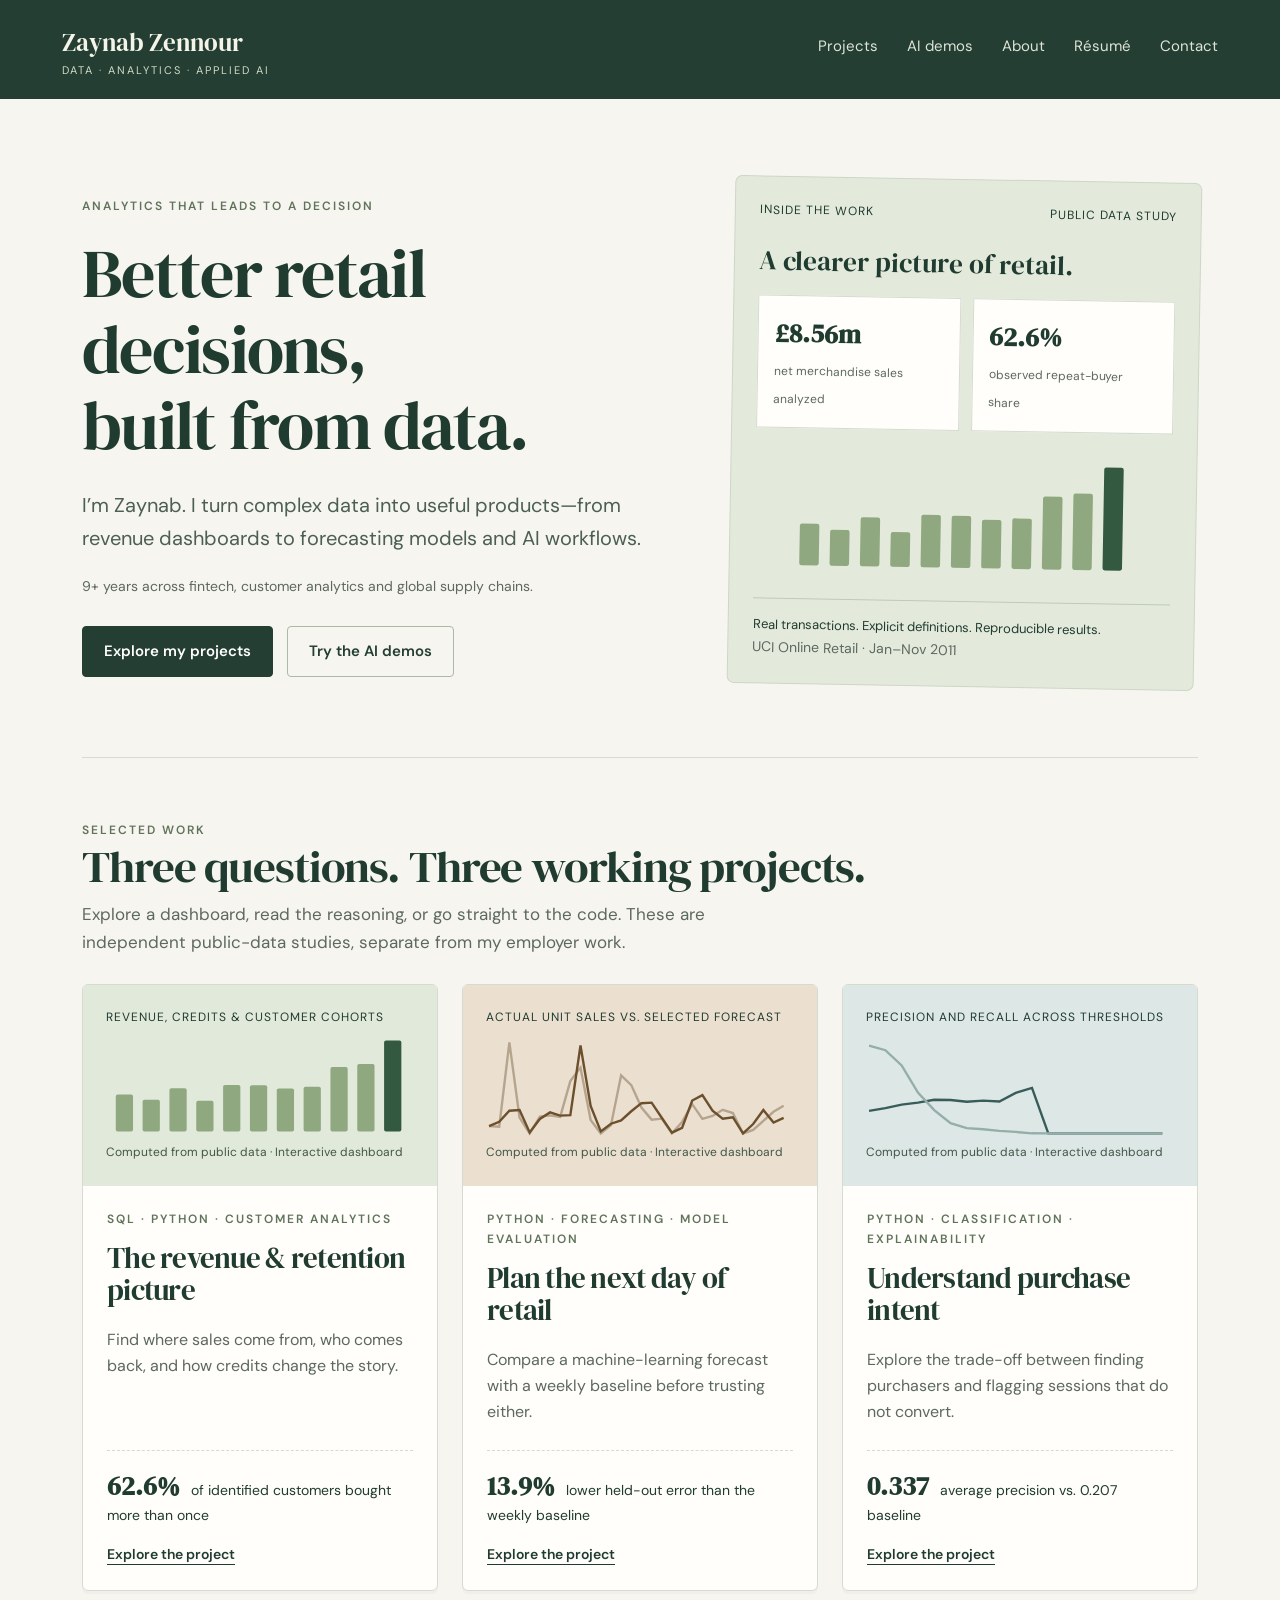
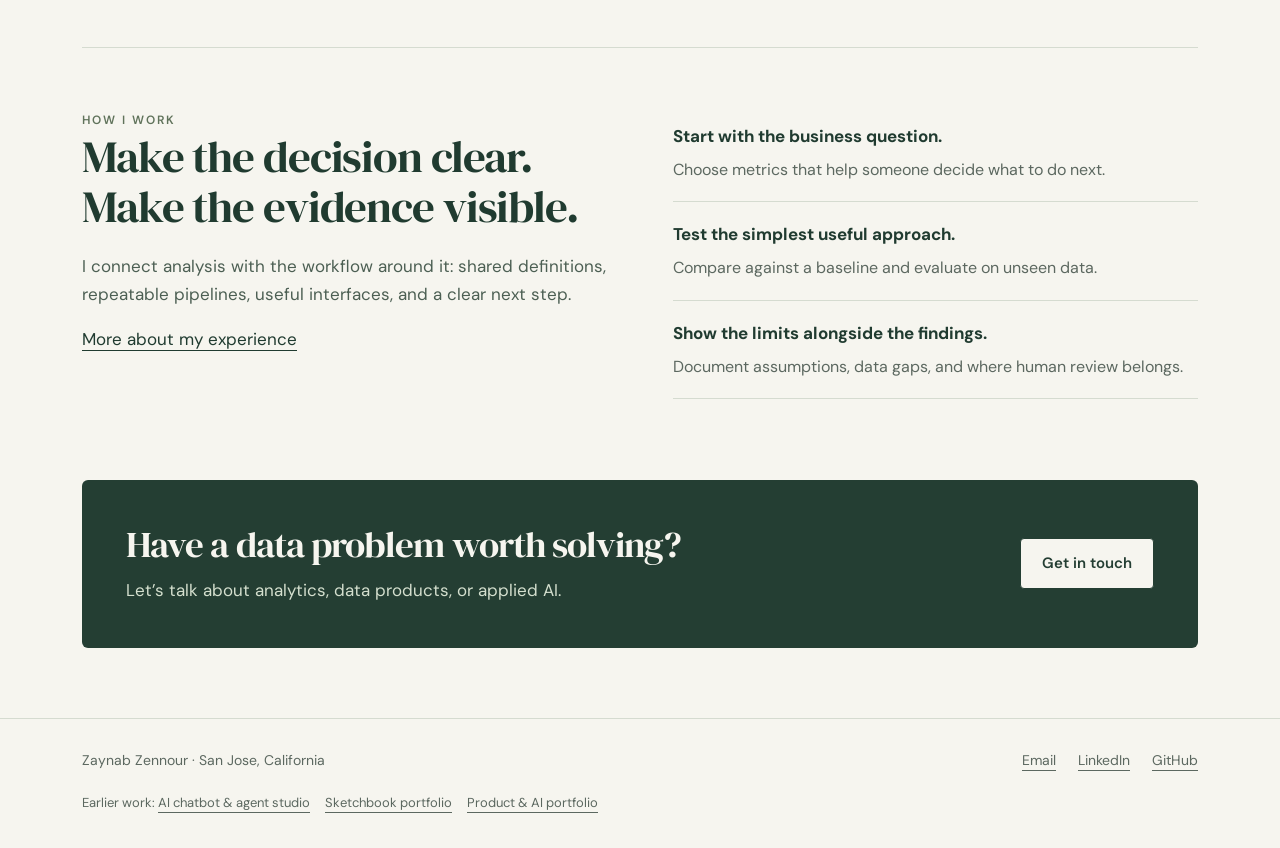
<file: index.html>
<!doctype html><html lang="en"><head><meta charset="utf-8"><meta name="viewport" content="width=device-width, initial-scale=1"><meta name="theme-color" content="#243e33"><meta name="description" content="Zaynab Zennour builds data products for retail, ecommerce and operations. Explore reproducible analytics and machine-learning projects with interactive dashboards."><meta property="og:title" content="Data, analytics &amp; applied AI · Zaynab Zennour"><meta property="og:description" content="Clear questions. Working projects. Evidence you can explore."><title>Data, analytics &amp; applied AI · Zaynab Zennour</title><link rel="icon" href="favicon.svg"><link rel="stylesheet" href="style.css"><link rel="canonical" href="https://hellozaynabz-art.github.io/commerce-data-portfolio/index.html"></head><body><a class="skip" href="#main">Skip to content</a><header class="site-head"><div class="nav-wrap"><a class="brand" href="index.html">Zaynab Zennour<small>DATA · ANALYTICS · APPLIED AI</small></a><nav aria-label="Main navigation"><a href="projects.html">Projects</a><a href="ai-demos.html">AI demos</a><a href="about.html">About</a><a href="resume.pdf">Résumé</a><a href="contact.html">Contact</a></nav></div></header><main id="main" class="wrap"><section class="hero hero-grid"><div><span class="eyebrow">Analytics that leads to a decision</span><h1>Better retail decisions,<br>built from data.</h1><p class="lead">I’m Zaynab. I turn complex data into useful products—from revenue dashboards to forecasting models and AI workflows.</p><p class="subtle">9+ years across fintech, customer analytics and global supply chains.</p><div class="actions"><a class="button" href="projects.html">Explore my projects</a><a class="button secondary" href="ai-demos.html">Try the AI demos</a></div></div><div class="hero-art" aria-label="Preview of the retail revenue project"><div class="art-label"><span>Inside the work</span><span>Public data study</span></div><div class="mini-title">A clearer picture of retail.</div><div class="mini-grid"><div class="mini-tile"><strong>£8.56m</strong><span>net merchandise sales analyzed</span></div><div class="mini-tile"><strong>62.6%</strong><span>observed repeat-buyer share</span></div></div><svg viewBox="0 0 315 120" role="img" aria-label="Monthly net sales, January to November 2011"><rect x="7" y="69.51" width="18" height="38.49" rx="2" fill="#8fa880"/><rect x="35" y="74.78" width="18" height="33.22" rx="2" fill="#8fa880"/><rect x="63" y="62.80" width="18" height="45.20" rx="2" fill="#8fa880"/><rect x="91" y="75.93" width="18" height="32.07" rx="2" fill="#8fa880"/><rect x="119" y="59.38" width="18" height="48.62" rx="2" fill="#8fa880"/><rect x="147" y="59.84" width="18" height="48.16" rx="2" fill="#8fa880"/><rect x="175" y="63.06" width="18" height="44.94" rx="2" fill="#8fa880"/><rect x="203" y="61.37" width="18" height="46.63" rx="2" fill="#8fa880"/><rect x="231" y="40.73" width="18" height="67.27" rx="2" fill="#8fa880"/><rect x="259" y="37.47" width="18" height="70.53" rx="2" fill="#8fa880"/><rect x="287" y="13.00" width="18" height="95.00" rx="2" fill="#335a40"/></svg><div class="art-foot">Real transactions. Explicit definitions. Reproducible results.<br><span class="subtle">UCI Online Retail · Jan–Nov 2011</span></div></div></section><section class="section"><div class="section-top"><div><span class="eyebrow">Selected work</span><h2>Three questions. Three working projects.</h2><p>Explore a dashboard, read the reasoning, or go straight to the code. These are independent public-data studies, separate from my employer work.</p></div></div><div class="project-grid"><article class="project-card" data-category="analytics"><a href="revenue-retention.html"><div class="preview "><div class="top">Revenue, credits & customer cohorts</div><svg viewBox="0 0 315 120" role="img" aria-label="Monthly net sales, January to November 2011"><rect x="7" y="69.51" width="18" height="38.49" rx="2" fill="#8fa880"/><rect x="35" y="74.78" width="18" height="33.22" rx="2" fill="#8fa880"/><rect x="63" y="62.80" width="18" height="45.20" rx="2" fill="#8fa880"/><rect x="91" y="75.93" width="18" height="32.07" rx="2" fill="#8fa880"/><rect x="119" y="59.38" width="18" height="48.62" rx="2" fill="#8fa880"/><rect x="147" y="59.84" width="18" height="48.16" rx="2" fill="#8fa880"/><rect x="175" y="63.06" width="18" height="44.94" rx="2" fill="#8fa880"/><rect x="203" y="61.37" width="18" height="46.63" rx="2" fill="#8fa880"/><rect x="231" y="40.73" width="18" height="67.27" rx="2" fill="#8fa880"/><rect x="259" y="37.47" width="18" height="70.53" rx="2" fill="#8fa880"/><rect x="287" y="13.00" width="18" height="95.00" rx="2" fill="#335a40"/></svg><small>Computed from public data · Interactive dashboard</small></div><div class="card-copy"><span class="eyebrow">SQL · Python · Customer analytics</span><h3>The revenue & retention picture</h3><p>Find where sales come from, who comes back, and how credits change the story.</p><div class="card-stat"><strong>62.6%</strong> of identified customers bought more than once</div><span class="card-link">Explore the project</span></div></a></article><article class="project-card" data-category="forecasting"><a href="demand-planning.html"><div class="preview copper"><div class="top">Actual unit sales vs. selected forecast</div><svg viewBox="0 0 315 120" role="img" aria-label="Actual and forecast unit sales over November 2011"><polyline points="0.00,102.41 10.60,103.04 21.20,15.00 31.80,93.42 42.40,110.00 53.00,92.48 63.60,91.17 74.20,92.68 84.80,55.44 95.40,41.26 106.00,95.88 116.60,110.00 127.20,101.42 137.80,49.47 148.40,59.57 159.00,83.06 169.60,95.61 180.20,94.62 190.80,110.00 201.40,98.02 212.00,79.45 222.60,94.93 233.20,91.74 243.80,85.31 254.40,88.76 265.00,110.00 275.60,106.34 286.20,96.92 296.80,87.45 307.40,81.07" fill="none" stroke="#b6a58e" stroke-width="2.5"/><polyline points="0.00,102.34 10.60,97.82 21.20,86.36 31.80,85.55 42.40,108.92 53.00,94.97 63.60,88.09 74.20,91.46 84.80,90.86 95.40,18.25 106.00,81.30 116.60,107.93 127.20,99.88 137.80,96.36 148.40,86.88 159.00,78.45 169.60,77.86 180.20,93.63 190.80,109.25 201.40,104.21 212.00,75.70 222.60,70.10 233.20,86.27 243.80,94.56 254.40,93.10 265.00,110.00 275.60,100.22 286.20,85.57 296.80,98.69 307.40,93.78" fill="none" stroke="#6c502e" stroke-width="2.5"/></svg><small>Computed from public data · Interactive dashboard</small></div><div class="card-copy"><span class="eyebrow">Python · Forecasting · Model evaluation</span><h3>Plan the next day of retail</h3><p>Compare a machine-learning forecast with a weekly baseline before trusting either.</p><div class="card-stat"><strong>13.9%</strong> lower held-out error than the weekly baseline</div><span class="card-link">Explore the project</span></div></a></article><article class="project-card" data-category="machine-learning"><a href="conversion-intelligence.html"><div class="preview blue"><div class="top">Precision and recall across thresholds</div><svg viewBox="0 0 315 120" role="img" aria-label="Precision and recall across decision thresholds"><polyline points="0.00,86.55 17.00,83.63 34.00,79.90 51.00,77.84 68.00,74.85 85.00,75.13 102.00,76.98 119.00,75.74 136.00,76.69 153.00,67.78 170.00,62.50 187.00,110.00 204.00,110.00 221.00,110.00 238.00,110.00 255.00,110.00 272.00,110.00 289.00,110.00 306.00,110.00" fill="none" stroke="#385c59" stroke-width="2.5"/><polyline points="0.00,18.31 17.00,23.18 34.00,39.04 51.00,67.46 68.00,85.76 85.00,99.39 102.00,104.45 119.00,105.72 136.00,107.37 153.00,108.44 170.00,109.90 187.00,110.00 204.00,110.00 221.00,110.00 238.00,110.00 255.00,110.00 272.00,110.00 289.00,110.00 306.00,110.00" fill="none" stroke="#94aeaa" stroke-width="2.5"/></svg><small>Computed from public data · Interactive dashboard</small></div><div class="card-copy"><span class="eyebrow">Python · Classification · Explainability</span><h3>Understand purchase intent</h3><p>Explore the trade-off between finding purchasers and flagging sessions that do not convert.</p><div class="card-stat"><strong>0.337</strong> average precision vs. 0.207 baseline</div><span class="card-link">Explore the project</span></div></a></article></div></section><section class="section split"><div><span class="eyebrow">How I work</span><h2>Make the decision clear.<br>Make the evidence visible.</h2><p>I connect analysis with the workflow around it: shared definitions, repeatable pipelines, useful interfaces, and a clear next step.</p><a href="about.html">More about my experience</a></div><ul class="principles"><li><strong>Start with the business question.</strong><span>Choose metrics that help someone decide what to do next.</span></li><li><strong>Test the simplest useful approach.</strong><span>Compare against a baseline and evaluate on unseen data.</span></li><li><strong>Show the limits alongside the findings.</strong><span>Document assumptions, data gaps, and where human review belongs.</span></li></ul></section><section class="contact-band"><div><h2>Have a data problem worth solving?</h2><p>Let’s talk about analytics, data products, or applied AI.</p></div><a class="button" href="contact.html">Get in touch</a></section></main><footer class="footer"><div class="wrap"><div class="footer-row"><span>Zaynab Zennour · San Jose, California</span><div class="footer-links"><a href="mailto:hello.zaynabz@gmail.com">Email</a><a href="https://www.linkedin.com/in/zaynab-zennour/">LinkedIn</a><a href="https://github.com/hellozaynabz-art/commerce-data-portfolio">GitHub</a></div></div><div class="previous">Earlier work: <a href="https://hellozaynabz-art.github.io/analytics-portfolio/ai-products.html">AI chatbot &amp; agent studio</a><a href="https://hellozaynabz-art.github.io/Profile_resume/">Sketchbook portfolio</a><a href="https://hellozaynabz-art.github.io/product-ai-portfolio/">Product &amp; AI portfolio</a></div></div></footer><script src="app.js" defer></script></body></html>
</file>
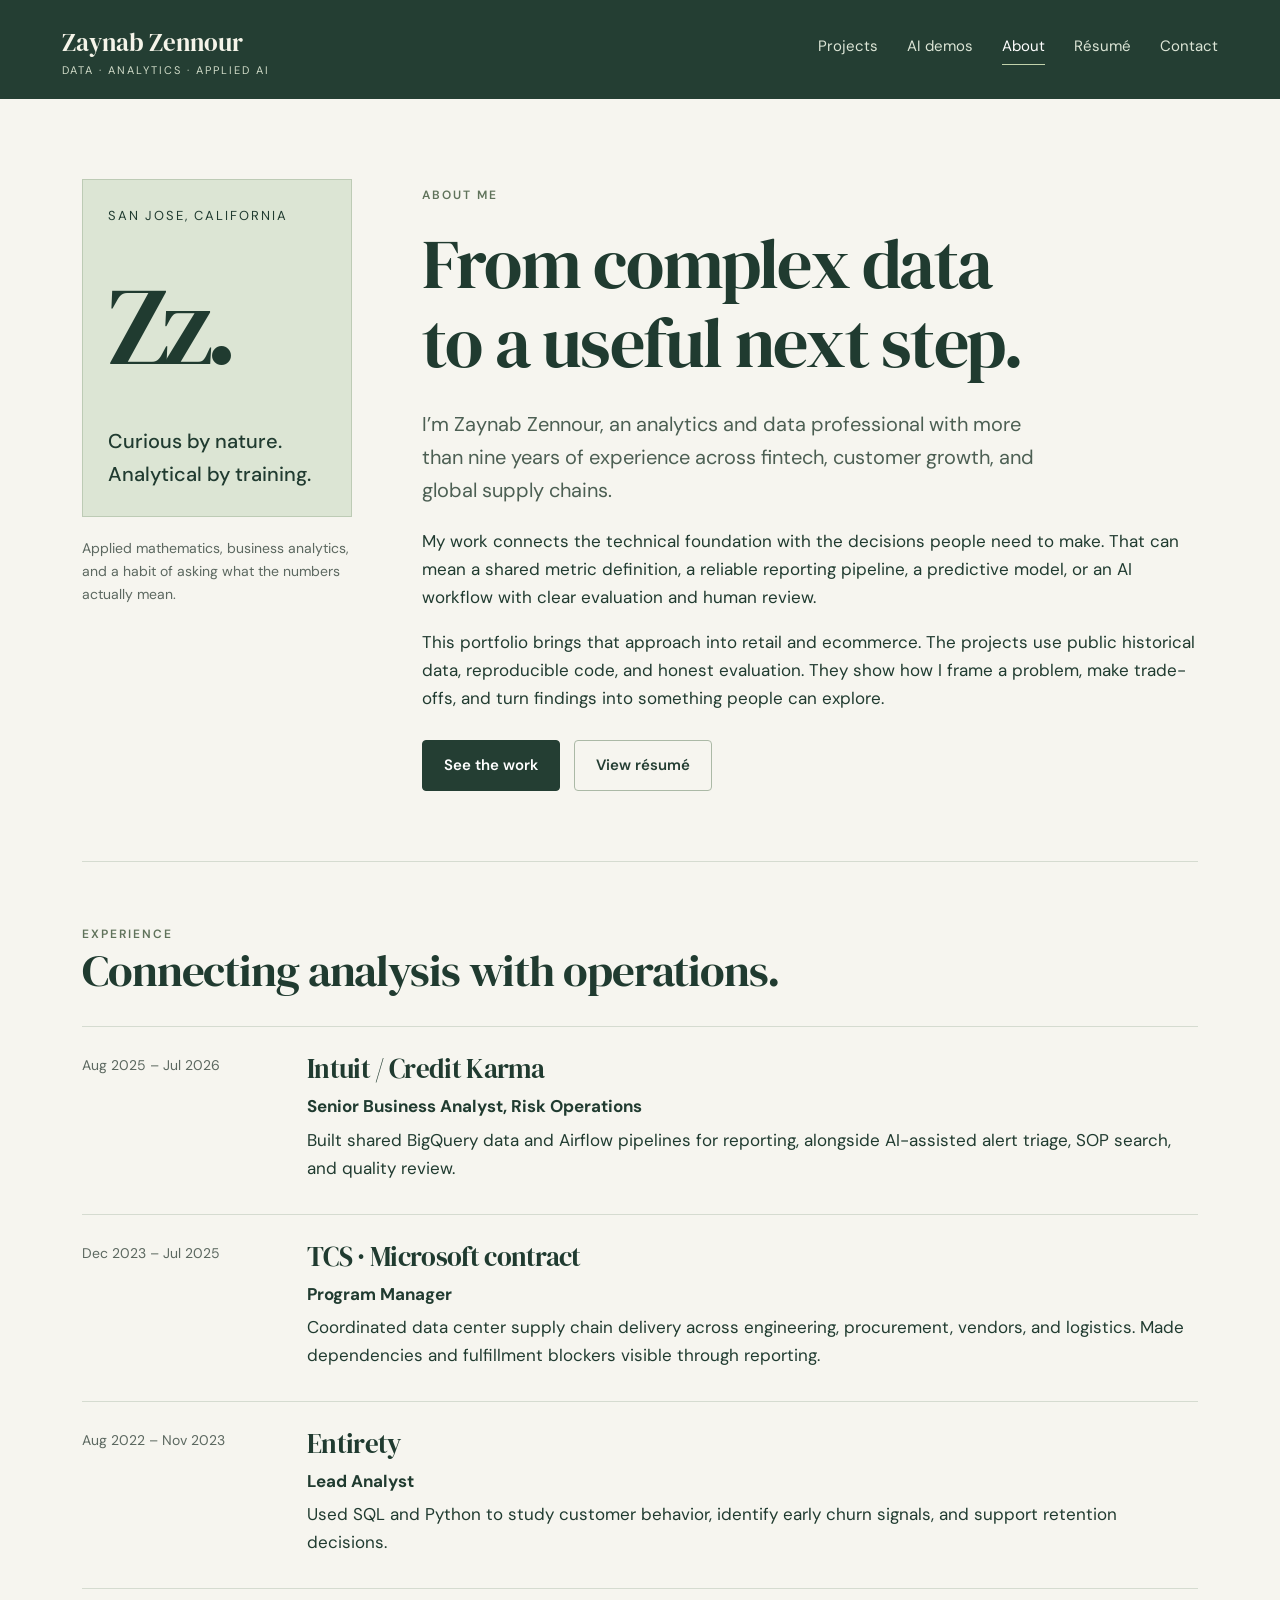
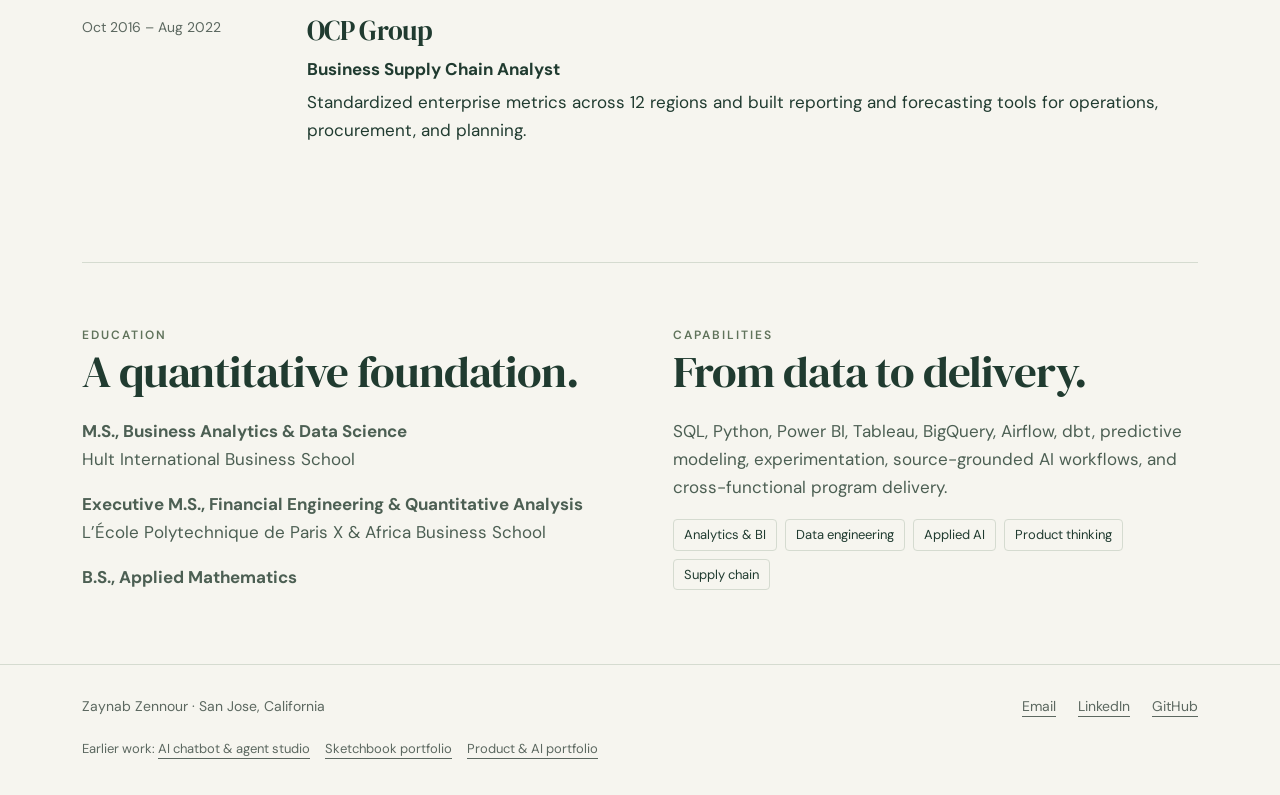
<file: about.html>
<!doctype html><html lang="en"><head><meta charset="utf-8"><meta name="viewport" content="width=device-width, initial-scale=1"><meta name="theme-color" content="#243e33"><meta name="description" content="Zaynab Zennour builds data products for retail, ecommerce and operations. Explore reproducible analytics and machine-learning projects with interactive dashboards."><meta property="og:title" content="About · Zaynab Zennour"><meta property="og:description" content="Clear questions. Working projects. Evidence you can explore."><title>About · Zaynab Zennour</title><link rel="icon" href="favicon.svg"><link rel="stylesheet" href="style.css"><link rel="canonical" href="https://hellozaynabz-art.github.io/commerce-data-portfolio/about.html"></head><body><a class="skip" href="#main">Skip to content</a><header class="site-head"><div class="nav-wrap"><a class="brand" href="index.html">Zaynab Zennour<small>DATA · ANALYTICS · APPLIED AI</small></a><nav aria-label="Main navigation"><a href="projects.html">Projects</a><a href="ai-demos.html">AI demos</a><a href="about.html" aria-current="page">About</a><a href="resume.pdf">Résumé</a><a href="contact.html">Contact</a></nav></div></header><main id="main" class="wrap"><section class="hero about-grid"><aside><div class="identity"><span>San Jose, California</span><div class="monogram" aria-hidden="true">Zz.</div><strong>Curious by nature.<br>Analytical by training.</strong></div><p class="about-note">Applied mathematics, business analytics, and a habit of asking what the numbers actually mean.</p></aside><div><span class="eyebrow">About me</span><h1>From complex data<br>to a useful next step.</h1><p class="lead">I’m Zaynab Zennour, an analytics and data professional with more than nine years of experience across fintech, customer growth, and global supply chains.</p><p>My work connects the technical foundation with the decisions people need to make. That can mean a shared metric definition, a reliable reporting pipeline, a predictive model, or an AI workflow with clear evaluation and human review.</p><p>This portfolio brings that approach into retail and ecommerce. The projects use public historical data, reproducible code, and honest evaluation. They show how I frame a problem, make trade-offs, and turn findings into something people can explore.</p><div class="actions"><a class="button" href="projects.html">See the work</a><a class="button secondary" href="resume.pdf">View résumé</a></div></div></section><section class="section"><span class="eyebrow">Experience</span><h2>Connecting analysis with operations.</h2><ul class="timeline"><li><time>Aug 2025 – Jul 2026</time><div><h3>Intuit / Credit Karma</h3><p><strong>Senior Business Analyst, Risk Operations</strong></p><p>Built shared BigQuery data and Airflow pipelines for reporting, alongside AI-assisted alert triage, SOP search, and quality review.</p></div></li><li><time>Dec 2023 – Jul 2025</time><div><h3>TCS · Microsoft contract</h3><p><strong>Program Manager</strong></p><p>Coordinated data center supply chain delivery across engineering, procurement, vendors, and logistics. Made dependencies and fulfillment blockers visible through reporting.</p></div></li><li><time>Aug 2022 – Nov 2023</time><div><h3>Entirety</h3><p><strong>Lead Analyst</strong></p><p>Used SQL and Python to study customer behavior, identify early churn signals, and support retention decisions.</p></div></li><li><time>Oct 2016 – Aug 2022</time><div><h3>OCP Group</h3><p><strong>Business Supply Chain Analyst</strong></p><p>Standardized enterprise metrics across 12 regions and built reporting and forecasting tools for operations, procurement, and planning.</p></div></li></ul></section><section class="section split"><div><span class="eyebrow">Education</span><h2>A quantitative foundation.</h2><p><strong>M.S., Business Analytics &amp; Data Science</strong><br>Hult International Business School</p><p><strong>Executive M.S., Financial Engineering &amp; Quantitative Analysis</strong><br>L’École Polytechnique de Paris X &amp; Africa Business School</p><p><strong>B.S., Applied Mathematics</strong></p></div><div><span class="eyebrow">Capabilities</span><h2>From data to delivery.</h2><p>SQL, Python, Power BI, Tableau, BigQuery, Airflow, dbt, predictive modeling, experimentation, source-grounded AI workflows, and cross-functional program delivery.</p><div class="tags"><span class="tag">Analytics &amp; BI</span><span class="tag">Data engineering</span><span class="tag">Applied AI</span><span class="tag">Product thinking</span><span class="tag">Supply chain</span></div></div></section></main><footer class="footer"><div class="wrap"><div class="footer-row"><span>Zaynab Zennour · San Jose, California</span><div class="footer-links"><a href="mailto:hello.zaynabz@gmail.com">Email</a><a href="https://www.linkedin.com/in/zaynab-zennour/">LinkedIn</a><a href="https://github.com/hellozaynabz-art/commerce-data-portfolio">GitHub</a></div></div><div class="previous">Earlier work: <a href="https://hellozaynabz-art.github.io/analytics-portfolio/ai-products.html">AI chatbot &amp; agent studio</a><a href="https://hellozaynabz-art.github.io/Profile_resume/">Sketchbook portfolio</a><a href="https://hellozaynabz-art.github.io/product-ai-portfolio/">Product &amp; AI portfolio</a></div></div></footer><script src="app.js" defer></script></body></html>
</file>
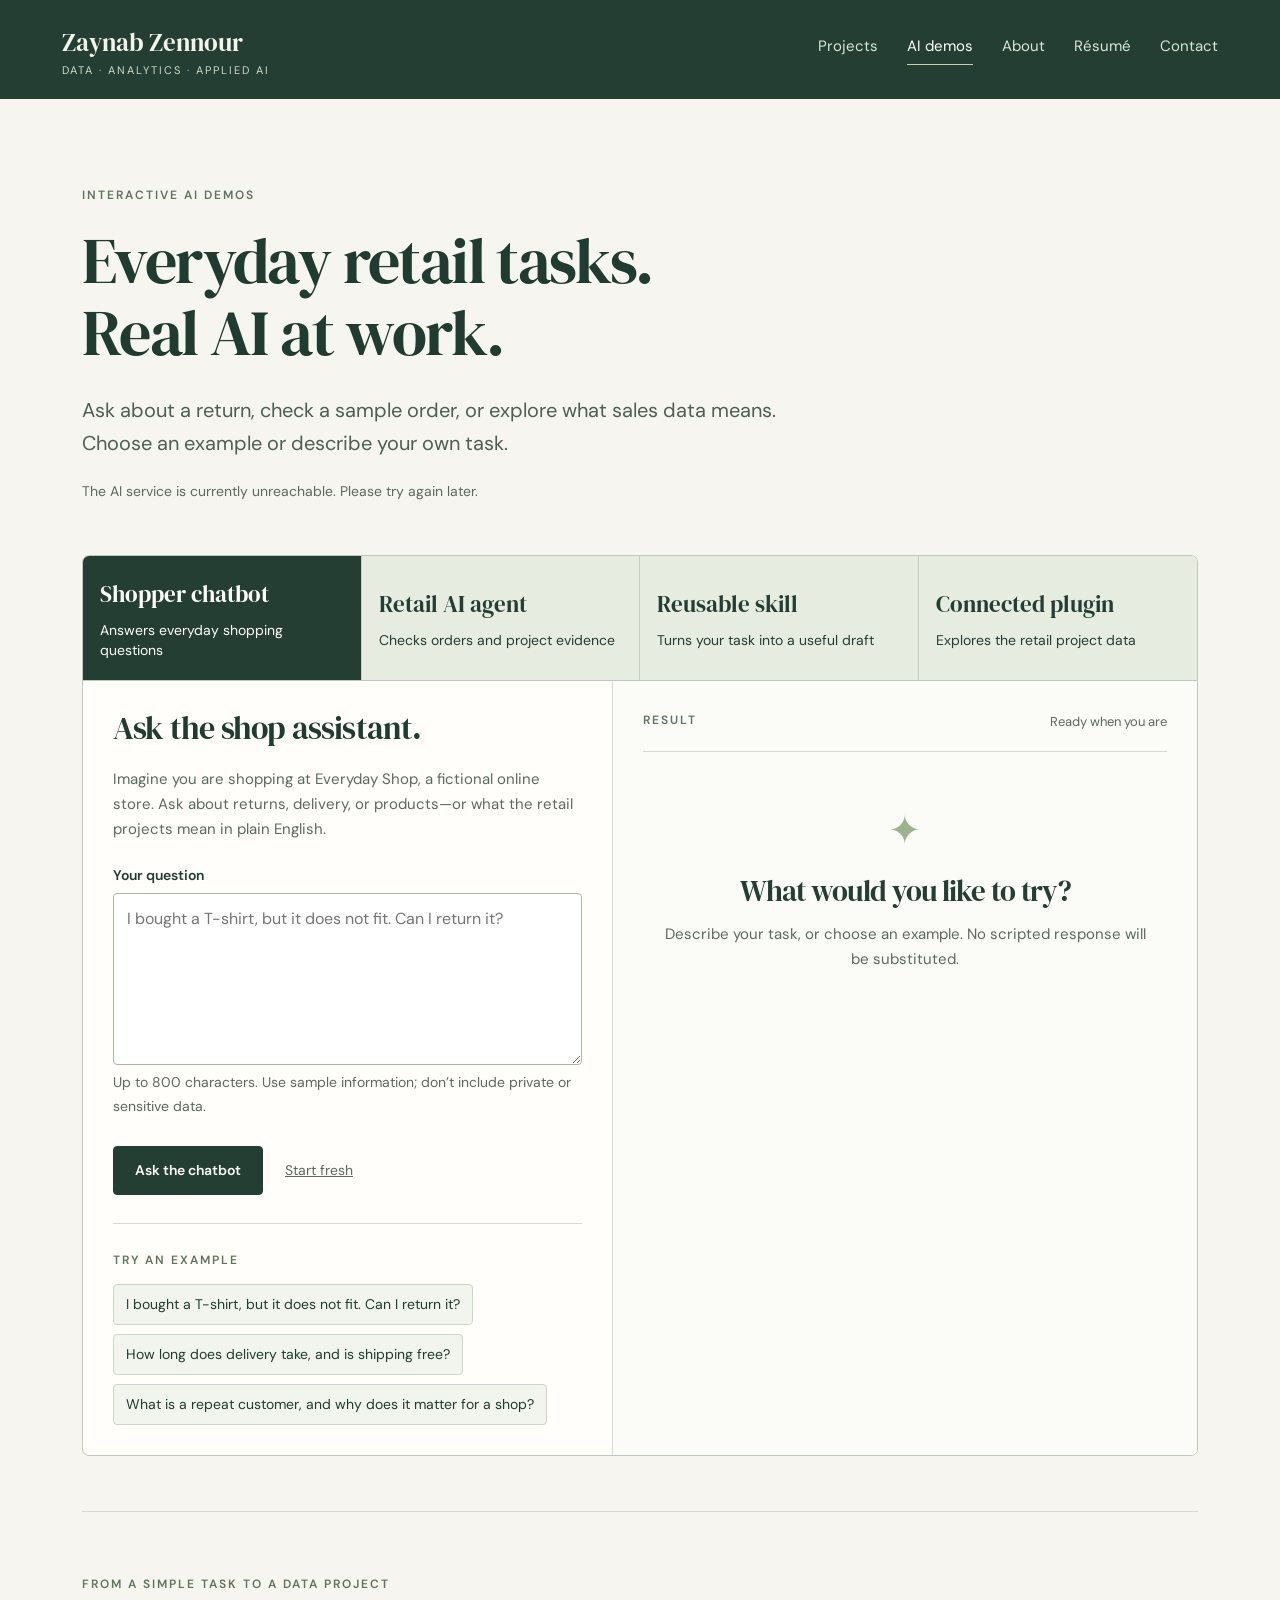
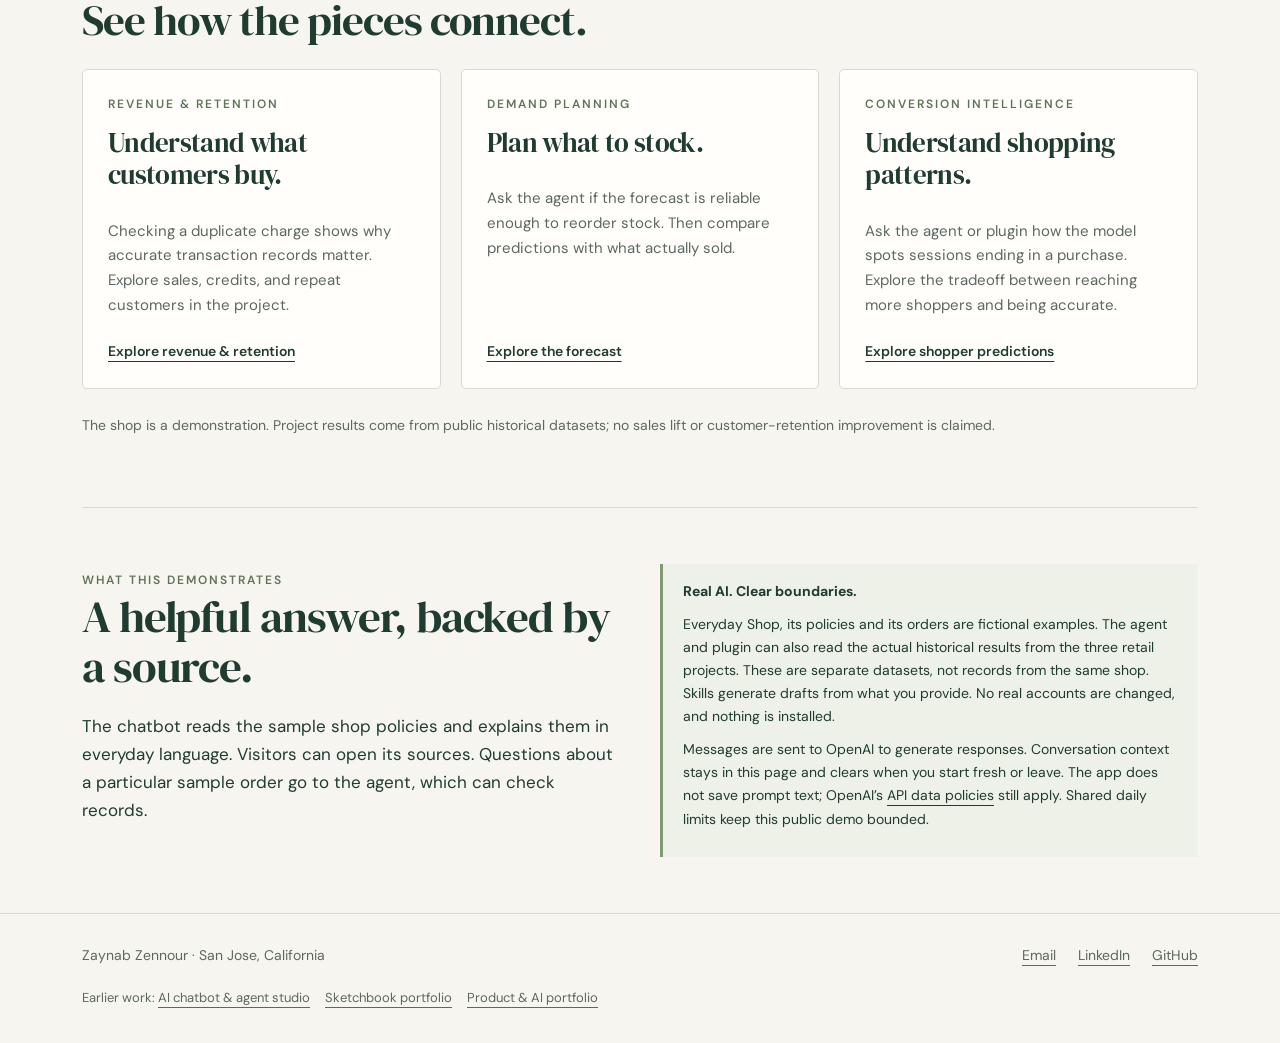
<file: ai-demos.html>
<!doctype html><html lang="en"><head><meta charset="utf-8"><meta name="viewport" content="width=device-width, initial-scale=1"><meta name="theme-color" content="#243e33"><meta name="description" content="Zaynab Zennour builds data products for retail, ecommerce and operations. Explore reproducible analytics and machine-learning projects with interactive dashboards."><meta property="og:title" content="AI demos · Zaynab Zennour"><meta property="og:description" content="Clear questions. Working projects. Evidence you can explore."><title>AI demos · Zaynab Zennour</title><link rel="icon" href="favicon.svg"><link rel="stylesheet" href="style.css"><link rel="stylesheet" href="ai-demos.css"><link rel="canonical" href="https://hellozaynabz-art.github.io/commerce-data-portfolio/ai-demos.html"></head><body><a class="skip" href="#main">Skip to content</a><header class="site-head"><div class="nav-wrap"><a class="brand" href="index.html">Zaynab Zennour<small>DATA · ANALYTICS · APPLIED AI</small></a><nav aria-label="Main navigation"><a href="projects.html">Projects</a><a href="ai-demos.html" aria-current="page">AI demos</a><a href="about.html">About</a><a href="resume.pdf">Résumé</a><a href="contact.html">Contact</a></nav></div></header><main id="main" class="wrap"><section class="hero ai-intro"><span class="eyebrow">Interactive AI demos</span><h1>Everyday retail tasks.<br>Real AI at work.</h1><p class="lead">Ask about a return, check a sample order, or explore what sales data means. Choose an example or describe your own task.</p><p id="ai-connection" class="subtle" role="status">Checking the AI connection…</p></section>
<section class="ai-workspace" aria-label="Try an AI demo">
<div class="demo-choices" role="group" aria-label="Choose a demo">
<button type="button" data-demo="chat" aria-pressed="true"><strong>Shopper chatbot</strong><span>Answers everyday shopping questions</span></button>
<button type="button" data-demo="agent" aria-pressed="false"><strong>Retail AI agent</strong><span>Checks orders and project evidence</span></button>
<button type="button" data-demo="skill" aria-pressed="false"><strong>Reusable skill</strong><span>Turns your task into a useful draft</span></button>
<button type="button" data-demo="plugin" aria-pressed="false"><strong>Connected plugin</strong><span>Explores the retail project data</span></button>
</div>
<div class="demo-body"><div class="demo-input"><h2 id="demo-title">Ask the shop assistant.</h2><p id="demo-description"></p><form id="ai-form">
<div id="recipe-field" class="field" hidden><label for="skill-recipe">Skill to run</label><select id="skill-recipe"><option value="brief">Project brief</option><option value="review">AI &amp; data project review</option><option value="report">Stakeholder update</option></select></div>
<div class="field task-field"><label for="ai-question" id="question-label">Your question</label><textarea id="ai-question" maxlength="800" rows="6" required aria-describedby="input-note" placeholder="What would you like help with?"></textarea><span id="input-note" class="subtle">Up to 800 characters. Use sample information; don’t include private or sensitive data.</span></div>
<details id="agent-options" hidden><summary>What if the payment check fails?</summary><div class="field"><label for="tool-condition">Payment check</label><select id="tool-condition"><option value="healthy">Working normally</option><option value="transient">Fail once, then recover</option><option value="unavailable">Remain unavailable</option></select></div></details>
<div class="actions"><button class="button" type="submit" id="run-ai">Ask the chatbot</button><button class="clear-button" type="button" id="clear-ai">Start fresh</button></div>
</form><div class="examples"><span class="eyebrow">Try an example</span><div id="example-buttons"></div></div></div>
<div class="demo-output"><div class="output-heading"><span class="eyebrow">Result</span><span id="output-status" role="status">Ready when you are</span></div><div id="ai-result"><div class="empty-result"><span aria-hidden="true">✦</span><h3>A question is a good place to start.</h3><p>Write your own task, or choose an example. Each response is generated by a real AI model.</p></div></div><div id="human-review" hidden><h3>Review a proposed action</h3><p>The agent found a duplicate $84 payment on sample order #1042. Approving records a demo receipt; no money moves.</p><div class="actions"><button class="button" id="approve-demo">Approve demo action</button><button class="button secondary" id="decline-demo">Decline</button></div><p id="decision-status" role="status"></p></div><div id="export-actions" class="actions" hidden><button class="download" id="download-ai">Download result</button><button class="download" id="download-skill" hidden>Download SKILL.md draft</button></div></div></div>
</section>
<section class="section project-connections" aria-labelledby="connections-title"><span class="eyebrow">From a simple task to a data project</span><h2 id="connections-title">See how the pieces connect.</h2><div class="connection-grid">
<a class="connection-card" href="revenue-retention.html"><span class="eyebrow">Revenue &amp; retention</span><h3>Understand what customers buy.</h3><p>Checking a duplicate charge shows why accurate transaction records matter. Explore sales, credits, and repeat customers in the project.</p><span class="connection-link">Explore revenue &amp; retention</span></a>
<a class="connection-card" href="demand-planning.html"><span class="eyebrow">Demand planning</span><h3>Plan what to stock.</h3><p>Ask the agent if the forecast is reliable enough to reorder stock. Then compare predictions with what actually sold.</p><span class="connection-link">Explore the forecast</span></a>
<a class="connection-card" href="conversion-intelligence.html"><span class="eyebrow">Conversion intelligence</span><h3>Understand shopping patterns.</h3><p>Ask the agent or plugin how the model spots sessions ending in a purchase. Explore the tradeoff between reaching more shoppers and being accurate.</p><span class="connection-link">Explore shopper predictions</span></a>
</div><p class="subtle">The shop is a demonstration. Project results come from public historical datasets; no sales lift or customer-retention improvement is claimed.</p></section>
<section class="section ai-explanation"><div><span class="eyebrow">What this demonstrates</span><h2 id="how-title">Grounded answers, with sources.</h2><p id="how-description"></p></div><div class="note"><strong>Real AI. Clear boundaries.</strong><p>Everyday Shop, its policies and its orders are fictional examples. The agent and plugin can also read the actual historical results from the three retail projects. These are separate datasets, not records from the same shop. Skills generate drafts from what you provide. No real accounts are changed, and nothing is installed.</p><p>Messages are sent to OpenAI to generate responses. Conversation context stays in this page and clears when you start fresh or leave. The app does not save prompt text; OpenAI’s <a href="https://platform.openai.com/docs/guides/your-data">API data policies</a> still apply. Shared daily limits keep this public demo bounded.</p></div></section>
<script src="ai-demos.js" defer></script>
</main><footer class="footer"><div class="wrap"><div class="footer-row"><span>Zaynab Zennour · San Jose, California</span><div class="footer-links"><a href="mailto:hello.zaynabz@gmail.com">Email</a><a href="https://www.linkedin.com/in/zaynab-zennour/">LinkedIn</a><a href="https://github.com/hellozaynabz-art/commerce-data-portfolio">GitHub</a></div></div><div class="previous">Earlier work: <a href="https://hellozaynabz-art.github.io/analytics-portfolio/ai-products.html">AI chatbot &amp; agent studio</a><a href="https://hellozaynabz-art.github.io/Profile_resume/">Sketchbook portfolio</a><a href="https://hellozaynabz-art.github.io/product-ai-portfolio/">Product &amp; AI portfolio</a></div></div></footer><script src="app.js" defer></script></body></html>
</file>
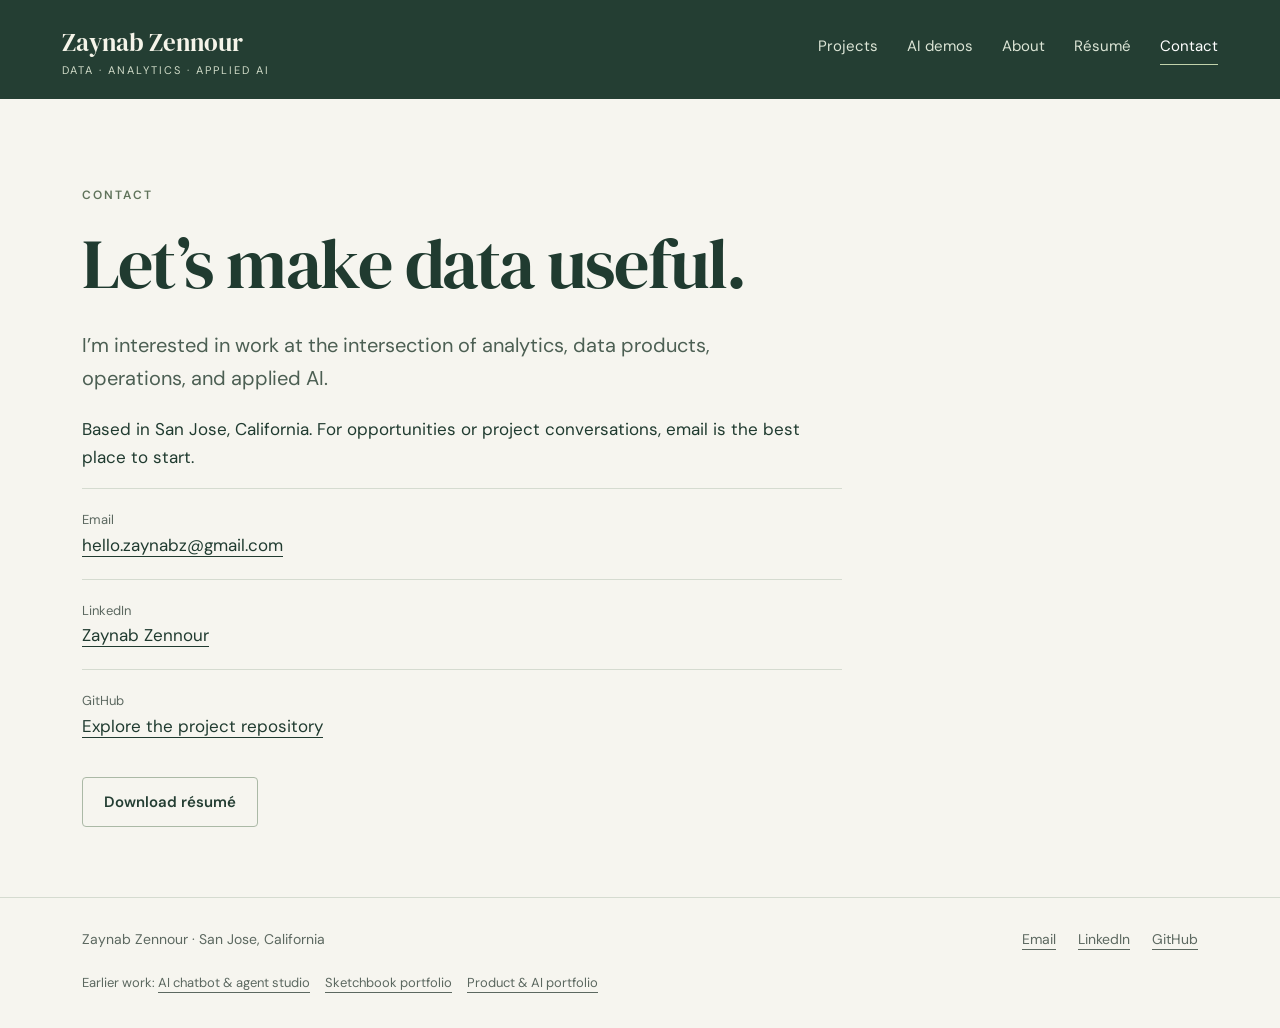
<file: contact.html>
<!doctype html><html lang="en"><head><meta charset="utf-8"><meta name="viewport" content="width=device-width, initial-scale=1"><meta name="theme-color" content="#243e33"><meta name="description" content="Zaynab Zennour builds data products for retail, ecommerce and operations. Explore reproducible analytics and machine-learning projects with interactive dashboards."><meta property="og:title" content="Contact · Zaynab Zennour"><meta property="og:description" content="Clear questions. Working projects. Evidence you can explore."><title>Contact · Zaynab Zennour</title><link rel="icon" href="favicon.svg"><link rel="stylesheet" href="style.css"><link rel="canonical" href="https://hellozaynabz-art.github.io/commerce-data-portfolio/contact.html"></head><body><a class="skip" href="#main">Skip to content</a><header class="site-head"><div class="nav-wrap"><a class="brand" href="index.html">Zaynab Zennour<small>DATA · ANALYTICS · APPLIED AI</small></a><nav aria-label="Main navigation"><a href="projects.html">Projects</a><a href="ai-demos.html">AI demos</a><a href="about.html">About</a><a href="resume.pdf">Résumé</a><a href="contact.html" aria-current="page">Contact</a></nav></div></header><main id="main" class="wrap"><section class="hero contact-page"><span class="eyebrow">Contact</span><h1>Let’s make data useful.</h1><p class="lead">I’m interested in work at the intersection of analytics, data products, operations, and applied AI.</p><p>Based in San Jose, California. For opportunities or project conversations, email is the best place to start.</p><ul class="contact-links"><li><span>Email</span><a href="mailto:hello.zaynabz@gmail.com">hello.zaynabz@gmail.com</a></li><li><span>LinkedIn</span><a href="https://www.linkedin.com/in/zaynab-zennour/">Zaynab Zennour</a></li><li><span>GitHub</span><a href="https://github.com/hellozaynabz-art/commerce-data-portfolio">Explore the project repository</a></li></ul><a class="button secondary" href="resume.pdf" download="Zaynab_Zennour_Resume.pdf">Download résumé</a></section></main><footer class="footer"><div class="wrap"><div class="footer-row"><span>Zaynab Zennour · San Jose, California</span><div class="footer-links"><a href="mailto:hello.zaynabz@gmail.com">Email</a><a href="https://www.linkedin.com/in/zaynab-zennour/">LinkedIn</a><a href="https://github.com/hellozaynabz-art/commerce-data-portfolio">GitHub</a></div></div><div class="previous">Earlier work: <a href="https://hellozaynabz-art.github.io/analytics-portfolio/ai-products.html">AI chatbot &amp; agent studio</a><a href="https://hellozaynabz-art.github.io/Profile_resume/">Sketchbook portfolio</a><a href="https://hellozaynabz-art.github.io/product-ai-portfolio/">Product &amp; AI portfolio</a></div></div></footer><script src="app.js" defer></script></body></html>
</file>
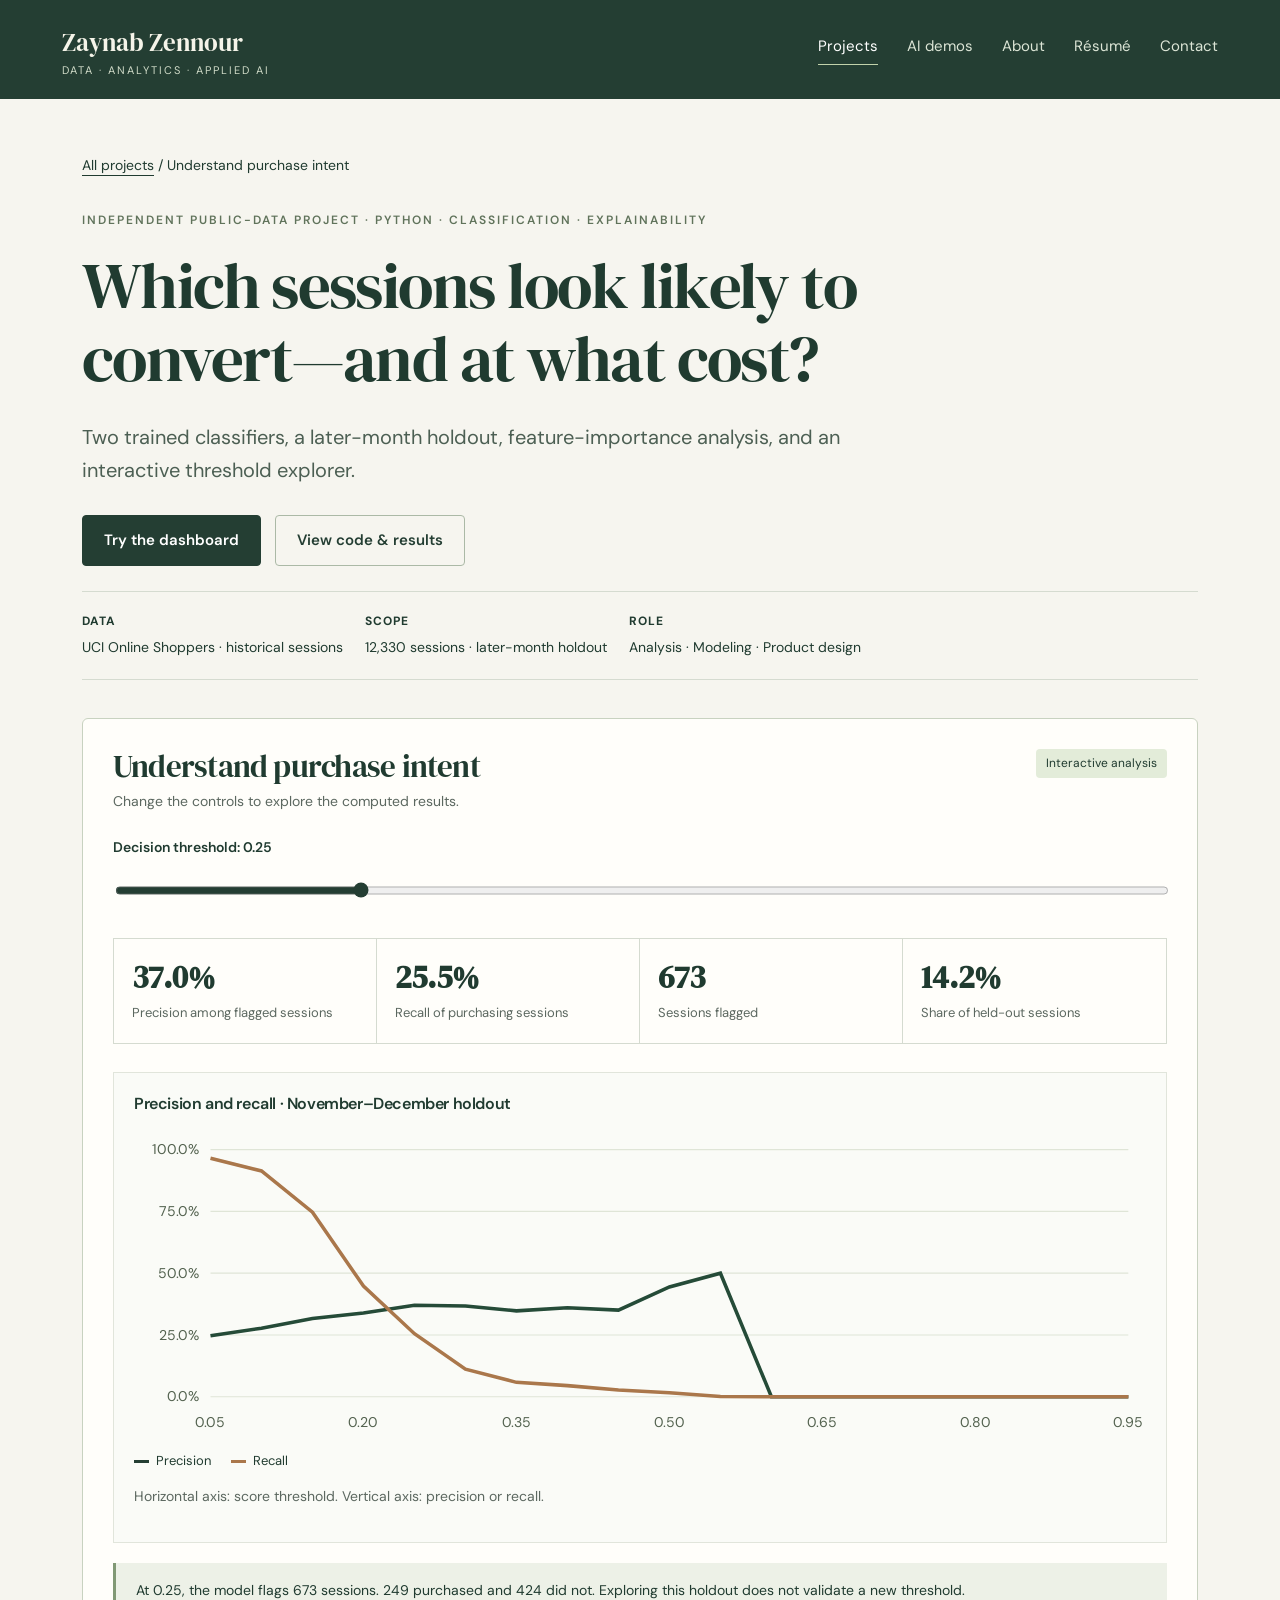
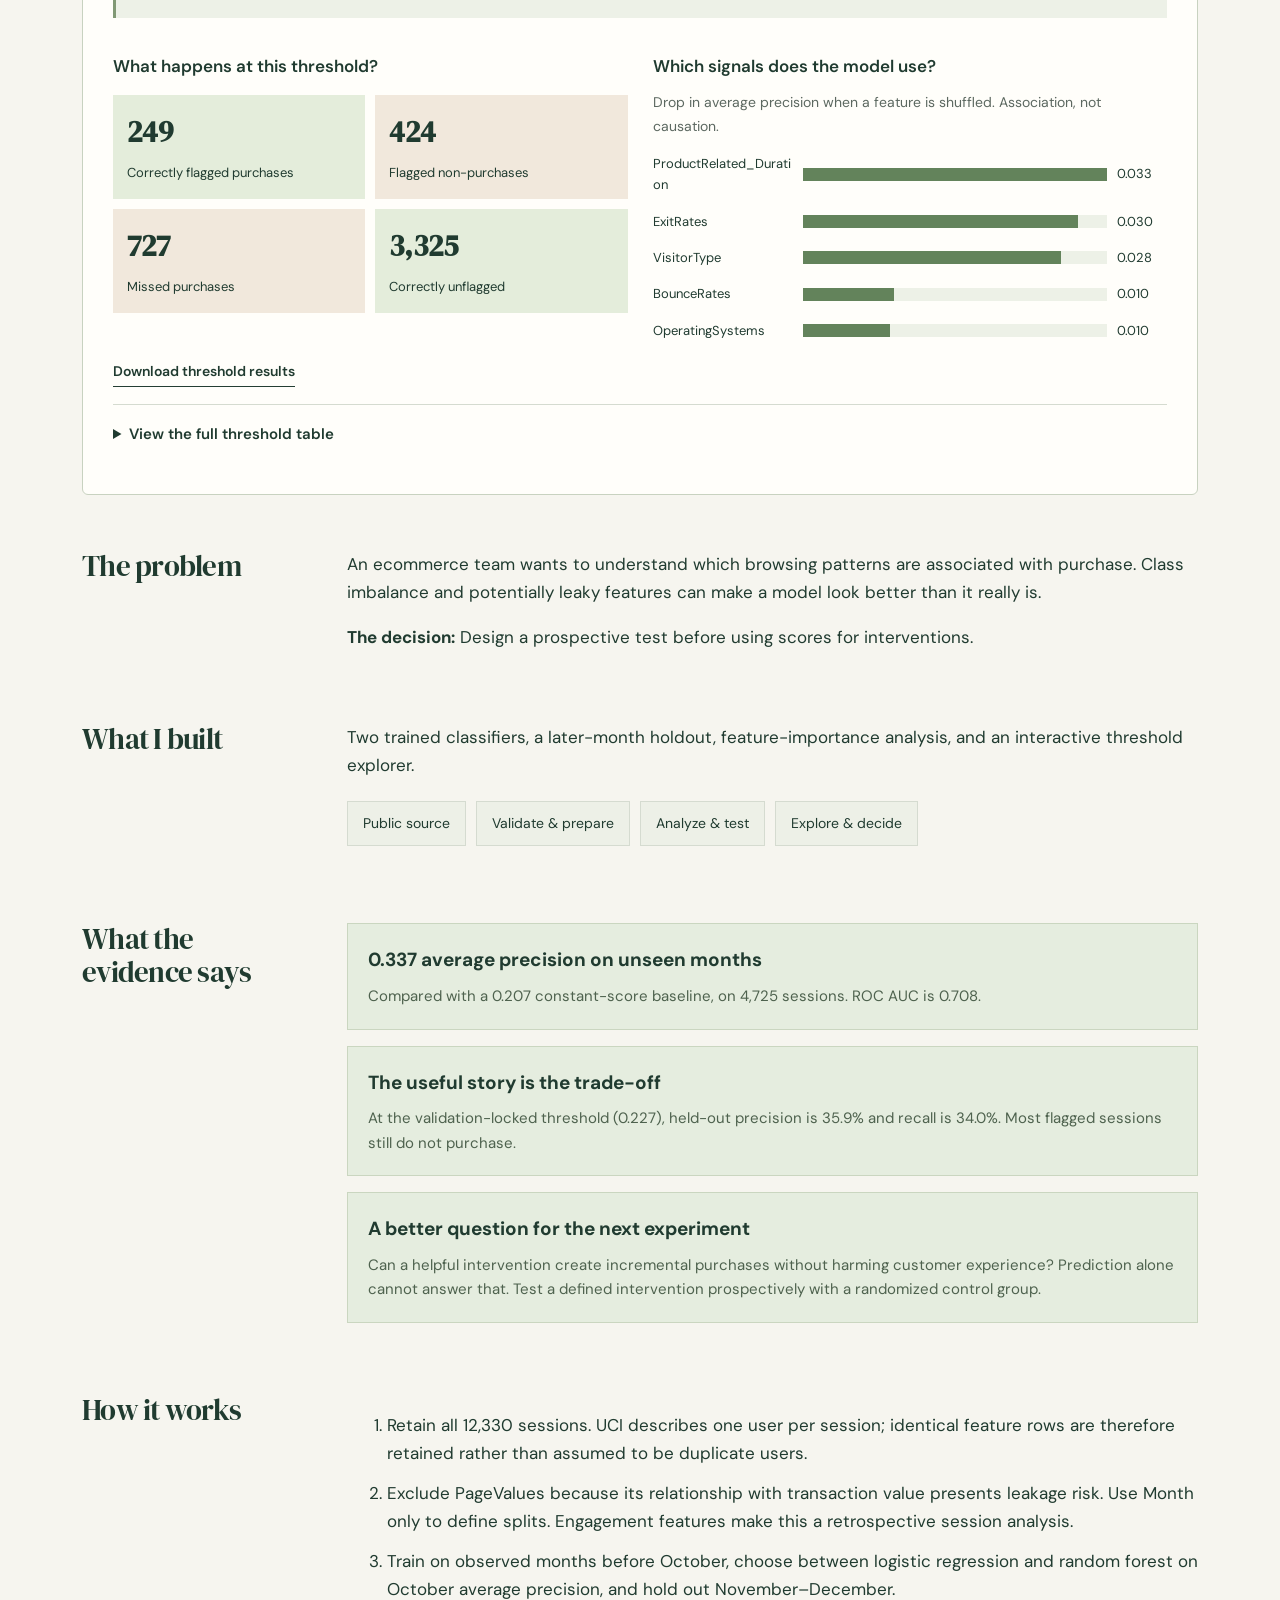
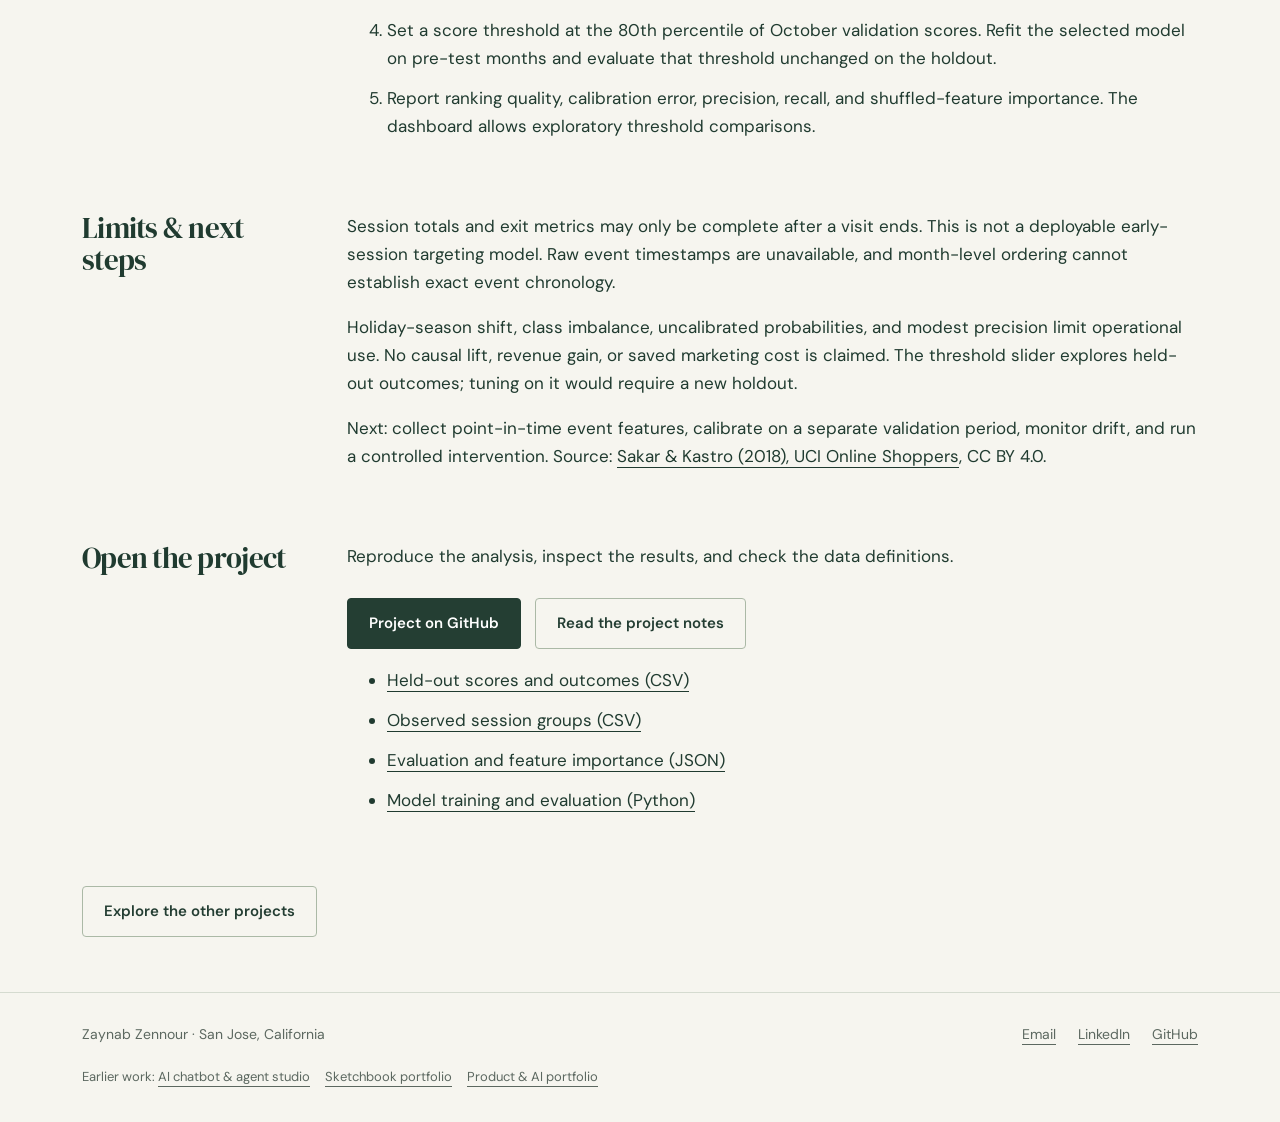
<file: conversion-intelligence.html>
<!doctype html><html lang="en"><head><meta charset="utf-8"><meta name="viewport" content="width=device-width, initial-scale=1"><meta name="theme-color" content="#243e33"><meta name="description" content="Zaynab Zennour builds data products for retail, ecommerce and operations. Explore reproducible analytics and machine-learning projects with interactive dashboards."><meta property="og:title" content="Understand purchase intent · Zaynab Zennour"><meta property="og:description" content="Clear questions. Working projects. Evidence you can explore."><title>Understand purchase intent · Zaynab Zennour</title><link rel="icon" href="favicon.svg"><link rel="stylesheet" href="style.css"><link rel="canonical" href="https://hellozaynabz-art.github.io/commerce-data-portfolio/conversion-intelligence.html"></head><body data-project="conversion-intelligence"><a class="skip" href="#main">Skip to content</a><header class="site-head"><div class="nav-wrap"><a class="brand" href="index.html">Zaynab Zennour<small>DATA · ANALYTICS · APPLIED AI</small></a><nav aria-label="Main navigation"><a href="projects.html" aria-current="page">Projects</a><a href="ai-demos.html">AI demos</a><a href="about.html">About</a><a href="resume.pdf">Résumé</a><a href="contact.html">Contact</a></nav></div></header><main id="main" class="wrap"><section class="case-hero"><div class="crumb"><a href="projects.html">All projects</a> / Understand purchase intent</div><span class="eyebrow">Independent public-data project · Python · Classification · Explainability</span><h1>Which sessions look likely to convert—and at what cost?</h1><p class="lead">Two trained classifiers, a later-month holdout, feature-importance analysis, and an interactive threshold explorer.</p><div class="actions"><a class="button" href="#dashboard">Try the dashboard</a><a class="button secondary" href="https://github.com/hellozaynabz-art/commerce-data-portfolio/tree/main/conversion-intelligence">View code &amp; results</a></div><div class="case-facts"><div><strong>Data</strong>UCI Online Shoppers · historical sessions</div><div><strong>Scope</strong>12,330 sessions · later-month holdout</div><div><strong>Role</strong>Analysis · Modeling · Product design</div></div></section><section class="dashboard" id="dashboard"><div class="dash-title"><div><h2>Understand purchase intent</h2><p>Change the controls to explore the computed results.</p></div><span class="live-badge">Interactive analysis</span></div><div id="interactive"><div class="controls"><div class="field"><label for="threshold">Decision threshold: <output id="threshold-value">0.25</output></label><input class="threshold-input" id="threshold" type="range" min="0.05" max="0.95" step="0.05" value="0.25" aria-describedby="threshold-note"></div></div><div class="kpis" id="kpis" aria-live="polite"></div><div class="chart-panel"><h3>Precision and recall · November–December holdout</h3><div id="chart"></div><div class="legend"><span>Precision</span><span class="baseline">Recall</span></div><p class="subtle">Horizontal axis: score threshold. Vertical axis: precision or recall.</p></div><p class="note" id="threshold-note" role="status"></p><div class="dash-bottom"><section><h3 class="small-heading">What happens at this threshold?</h3><div class="matrix" id="matrix"></div></section><section><h3 class="small-heading">Which signals does the model use?</h3><p class="subtle">Drop in average precision when a feature is shuffled. Association, not causation.</p><div id="importance"></div></section></div><button class="download" id="download-data">Download threshold results</button><details><summary>View the full threshold table</summary><div id="data-table"></div></details></div><noscript><p>Enable JavaScript to use the dashboard, or download the CSV files below.</p></noscript></section><section class="case-body"><h2>The problem</h2><div><p>An ecommerce team wants to understand which browsing patterns are associated with purchase. Class imbalance and potentially leaky features can make a model look better than it really is.</p><p><strong>The decision:</strong> Design a prospective test before using scores for interventions.</p></div></section><section class="case-body"><h2>What I built</h2><div><p>Two trained classifiers, a later-month holdout, feature-importance analysis, and an interactive threshold explorer.</p><div class="flow"><span>Public source</span><span>Validate &amp; prepare</span><span>Analyze &amp; test</span><span>Explore &amp; decide</span></div></div></section><section class="case-body"><h2>What the evidence says</h2><div><div class="finding"><strong>0.337 average precision on unseen months</strong><p>Compared with a 0.207 constant-score baseline, on 4,725 sessions. ROC AUC is 0.708.</p></div><div class="finding"><strong>The useful story is the trade-off</strong><p>At the validation-locked threshold (0.227), held-out precision is 35.9% and recall is 34.0%. Most flagged sessions still do not purchase.</p></div><div class="finding"><strong>A better question for the next experiment</strong><p>Can a helpful intervention create incremental purchases without harming customer experience? Prediction alone cannot answer that. Test a defined intervention prospectively with a randomized control group.</p></div></div></section><section class="case-body"><h2>How it works</h2><div><ol><li>Retain all 12,330 sessions. UCI describes one user per session; identical feature rows are therefore retained rather than assumed to be duplicate users.</li><li>Exclude PageValues because its relationship with transaction value presents leakage risk. Use Month only to define splits. Engagement features make this a retrospective session analysis.</li><li>Train on observed months before October, choose between logistic regression and random forest on October average precision, and hold out November–December.</li><li>Set a score threshold at the 80th percentile of October validation scores. Refit the selected model on pre-test months and evaluate that threshold unchanged on the holdout.</li><li>Report ranking quality, calibration error, precision, recall, and shuffled-feature importance. The dashboard allows exploratory threshold comparisons.</li></ol></div></section><section class="case-body"><h2>Limits &amp; next steps</h2><div><p>Session totals and exit metrics may only be complete after a visit ends. This is not a deployable early-session targeting model. Raw event timestamps are unavailable, and month-level ordering cannot establish exact event chronology.</p><p>Holiday-season shift, class imbalance, uncalibrated probabilities, and modest precision limit operational use. No causal lift, revenue gain, or saved marketing cost is claimed. The threshold slider explores held-out outcomes; tuning on it would require a new holdout.</p><p>Next: collect point-in-time event features, calibrate on a separate validation period, monitor drift, and run a controlled intervention. Source: <a href="https://doi.org/10.24432/C5F88Q">Sakar &amp; Kastro (2018), UCI Online Shoppers</a>, CC BY 4.0.</p></div></section><section class="case-body"><h2>Open the project</h2><div><p>Reproduce the analysis, inspect the results, and check the data definitions.</p><div class="actions"><a class="button" href="https://github.com/hellozaynabz-art/commerce-data-portfolio/tree/main/conversion-intelligence">Project on GitHub</a><a class="button secondary" href="conversion-intelligence/README.md">Read the project notes</a></div><ul><li><a href="conversion-intelligence/holdout-predictions.csv" download>Held-out scores and outcomes (CSV)</a></li><li><a href="conversion-intelligence/session-summary.csv" download>Observed session groups (CSV)</a></li><li><a href="conversion-intelligence/results.json" download>Evaluation and feature importance (JSON)</a></li><li><a href="conversion-intelligence/analysis.py" download>Model training and evaluation (Python)</a></li></ul></div></section><div class="actions" style="margin-bottom:55px"><a class="button secondary" href="projects.html">Explore the other projects</a></div></main><footer class="footer"><div class="wrap"><div class="footer-row"><span>Zaynab Zennour · San Jose, California</span><div class="footer-links"><a href="mailto:hello.zaynabz@gmail.com">Email</a><a href="https://www.linkedin.com/in/zaynab-zennour/">LinkedIn</a><a href="https://github.com/hellozaynabz-art/commerce-data-portfolio">GitHub</a></div></div><div class="previous">Earlier work: <a href="https://hellozaynabz-art.github.io/analytics-portfolio/ai-products.html">AI chatbot &amp; agent studio</a><a href="https://hellozaynabz-art.github.io/Profile_resume/">Sketchbook portfolio</a><a href="https://hellozaynabz-art.github.io/product-ai-portfolio/">Product &amp; AI portfolio</a></div></div></footer><script src="app.js" defer></script></body></html>
</file>
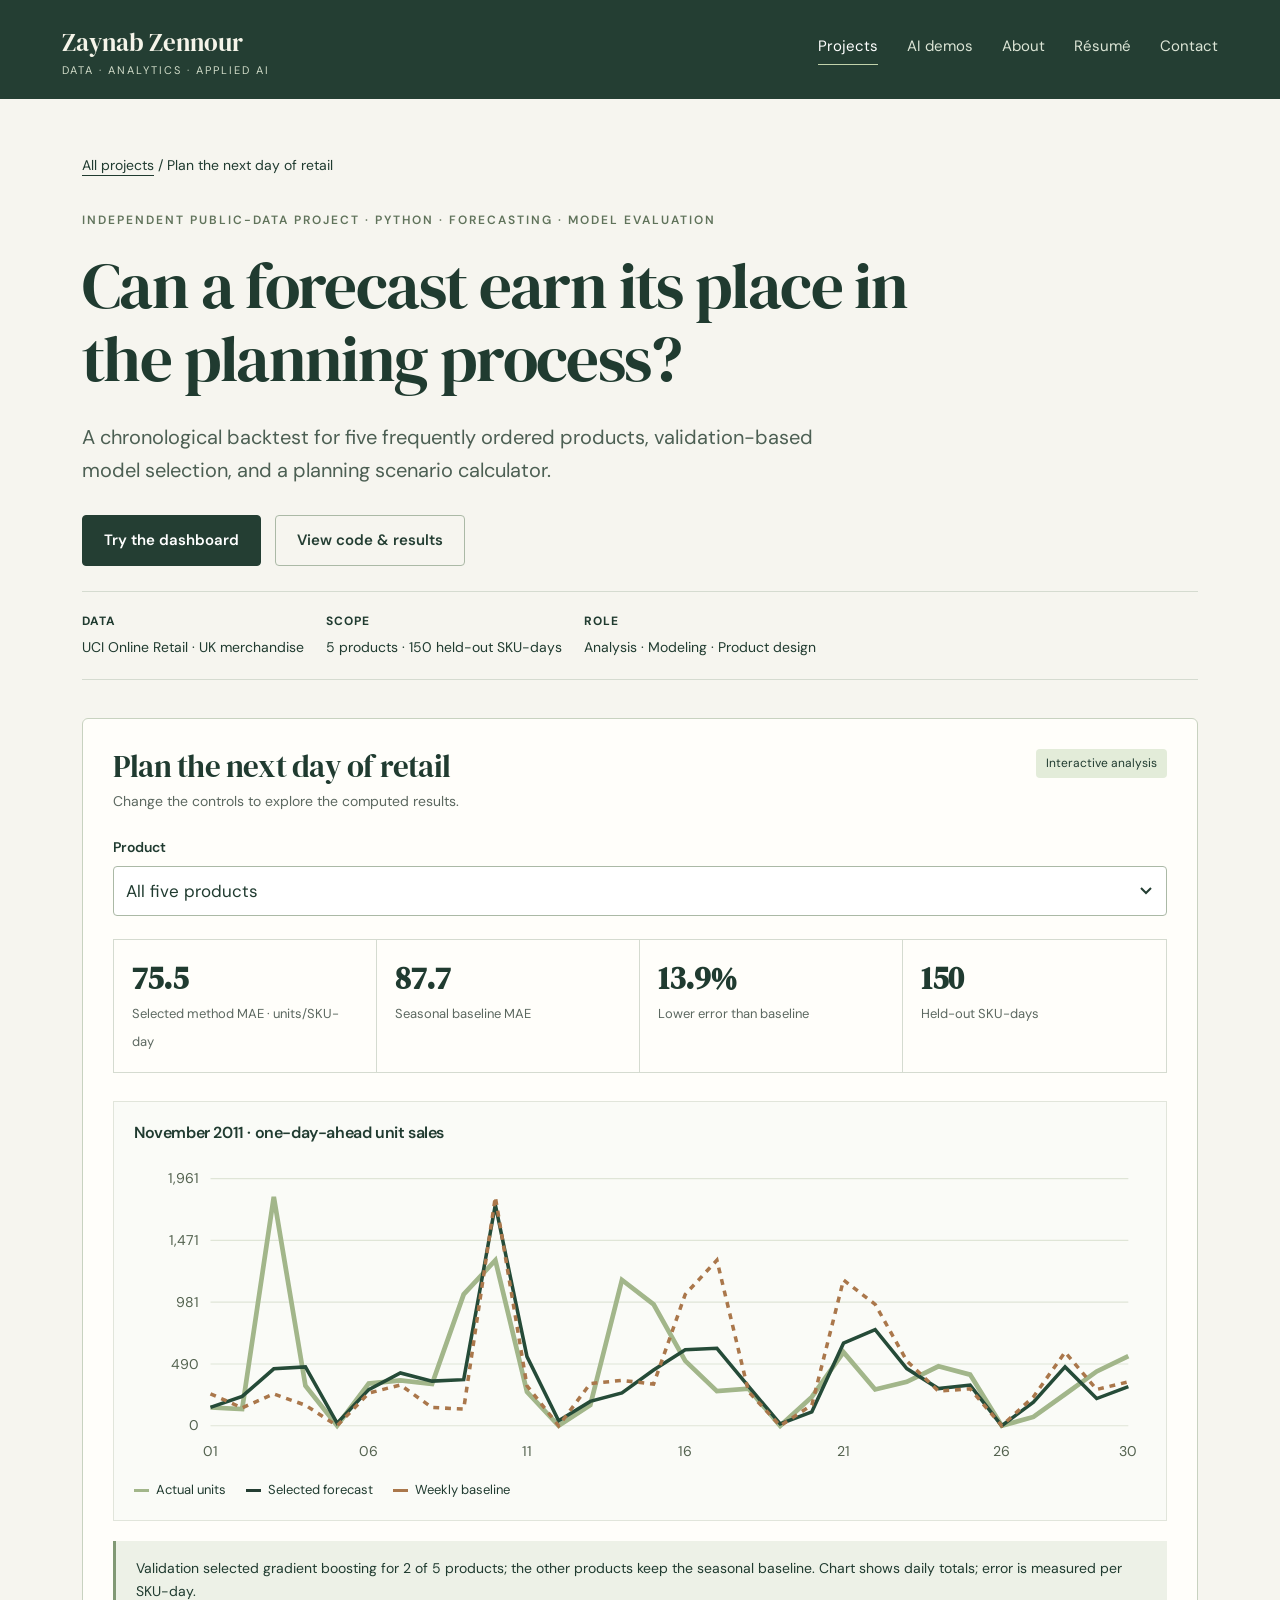
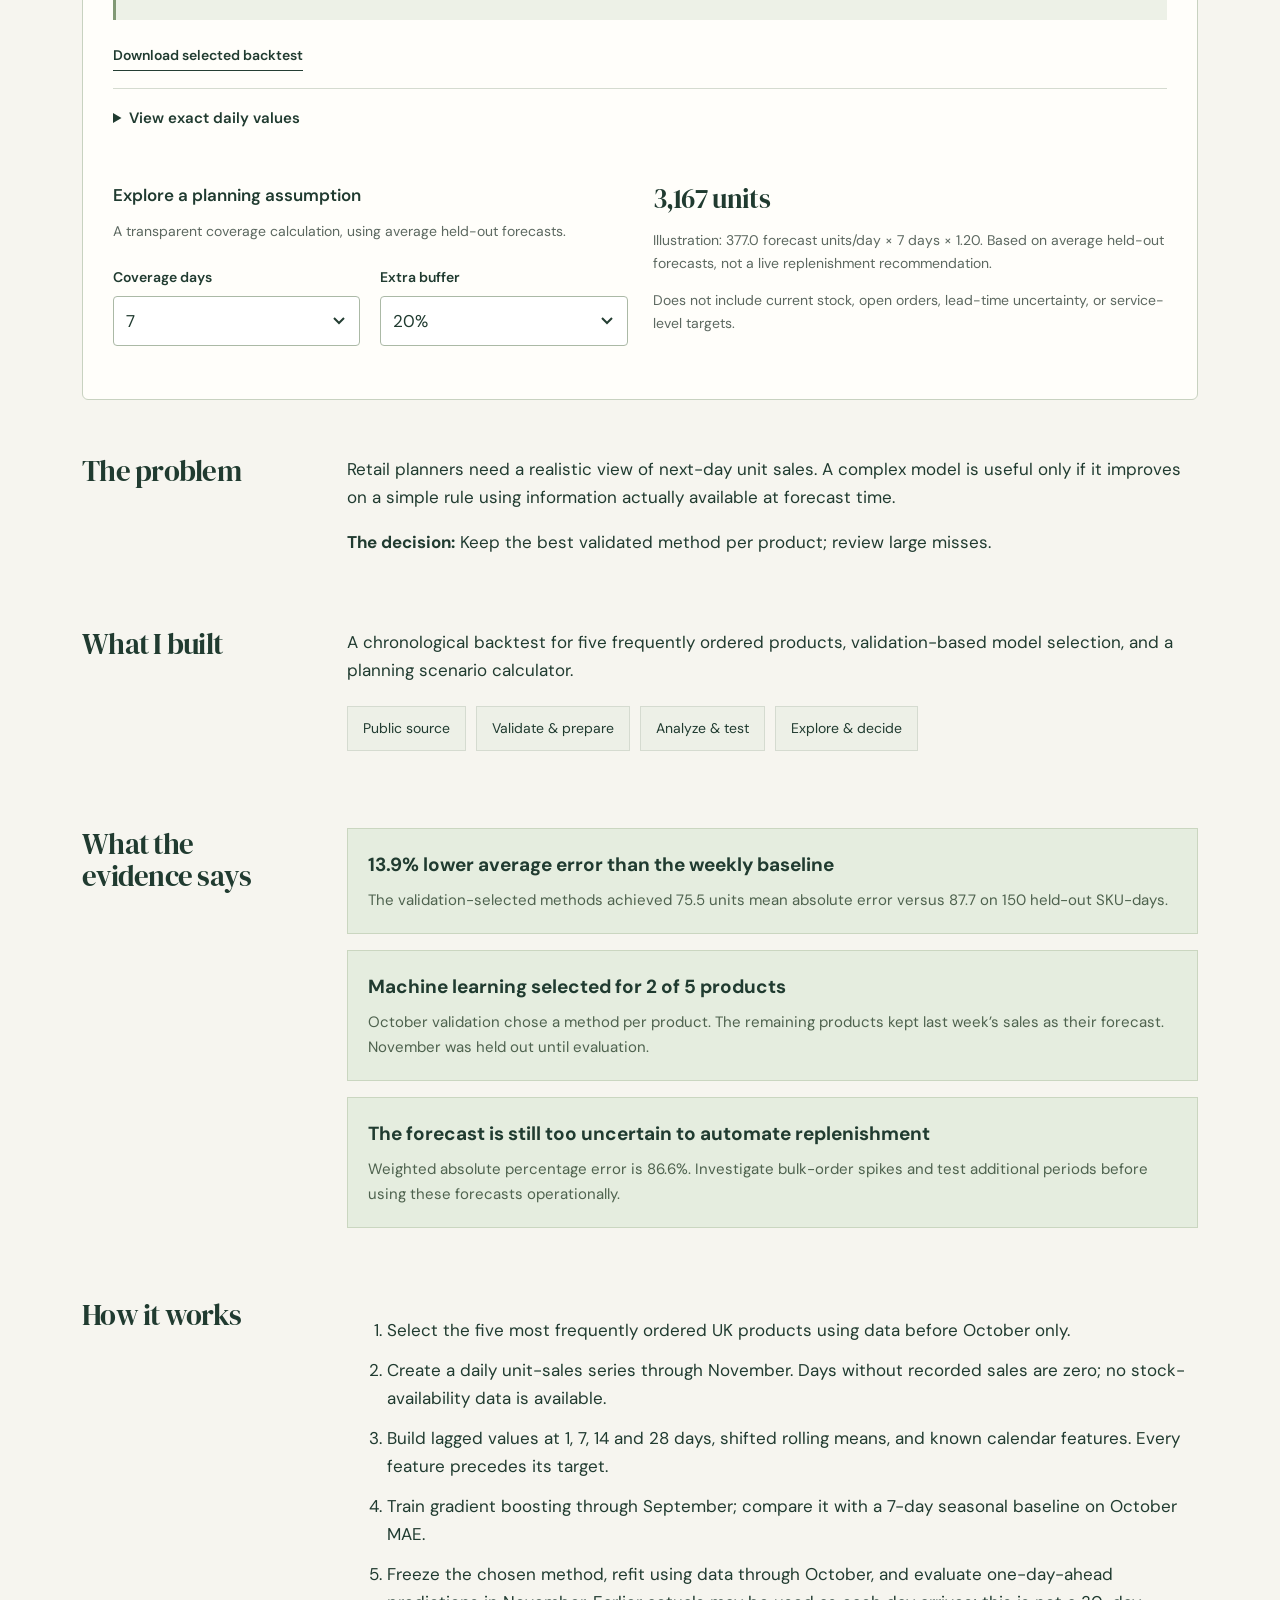
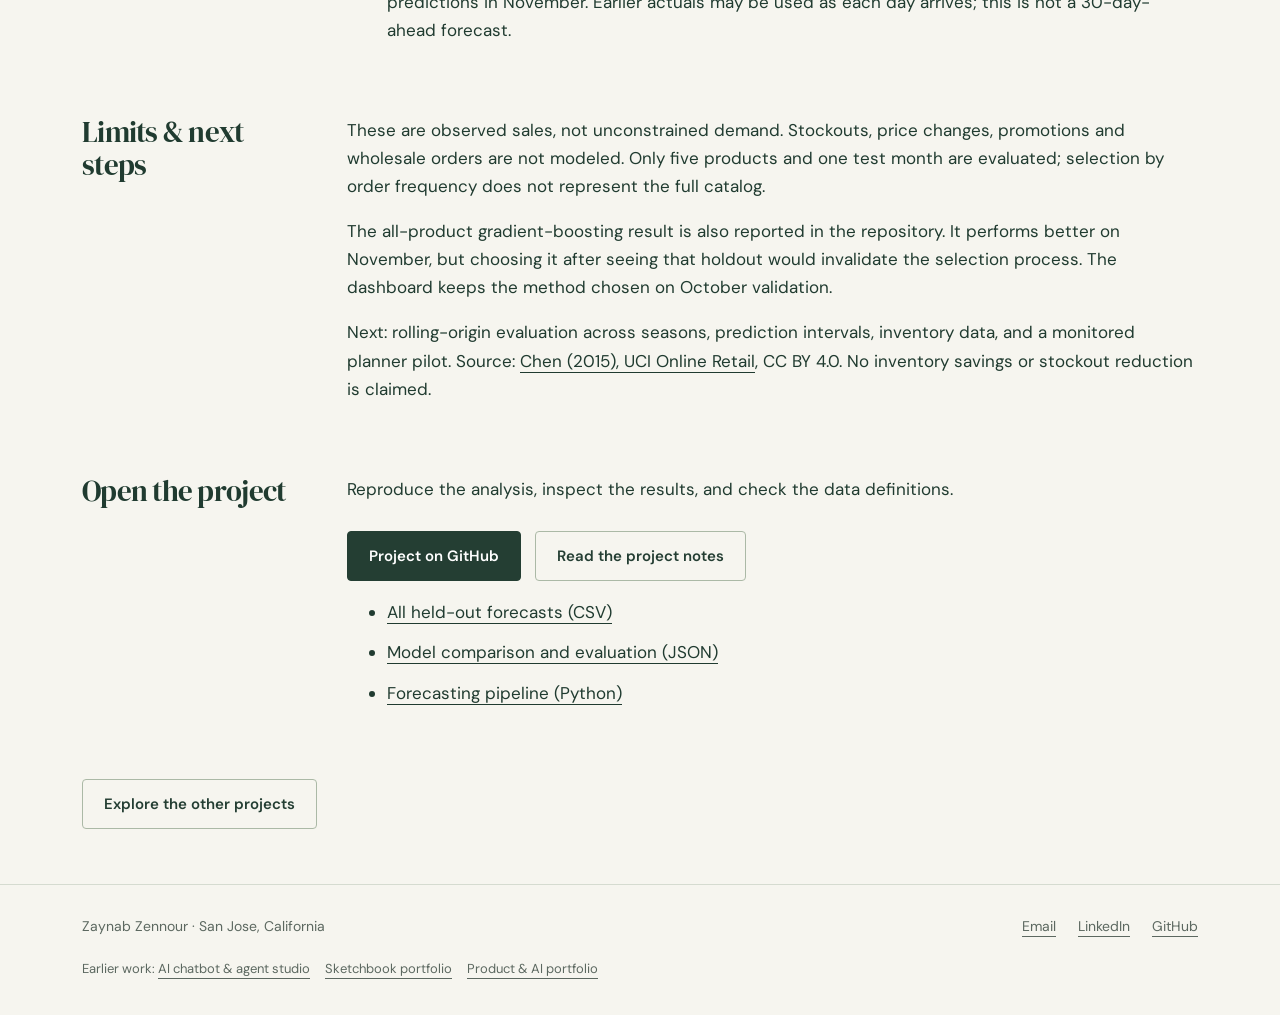
<file: demand-planning.html>
<!doctype html><html lang="en"><head><meta charset="utf-8"><meta name="viewport" content="width=device-width, initial-scale=1"><meta name="theme-color" content="#243e33"><meta name="description" content="Zaynab Zennour builds data products for retail, ecommerce and operations. Explore reproducible analytics and machine-learning projects with interactive dashboards."><meta property="og:title" content="Plan the next day of retail · Zaynab Zennour"><meta property="og:description" content="Clear questions. Working projects. Evidence you can explore."><title>Plan the next day of retail · Zaynab Zennour</title><link rel="icon" href="favicon.svg"><link rel="stylesheet" href="style.css"><link rel="canonical" href="https://hellozaynabz-art.github.io/commerce-data-portfolio/demand-planning.html"></head><body data-project="demand-planning"><a class="skip" href="#main">Skip to content</a><header class="site-head"><div class="nav-wrap"><a class="brand" href="index.html">Zaynab Zennour<small>DATA · ANALYTICS · APPLIED AI</small></a><nav aria-label="Main navigation"><a href="projects.html" aria-current="page">Projects</a><a href="ai-demos.html">AI demos</a><a href="about.html">About</a><a href="resume.pdf">Résumé</a><a href="contact.html">Contact</a></nav></div></header><main id="main" class="wrap"><section class="case-hero"><div class="crumb"><a href="projects.html">All projects</a> / Plan the next day of retail</div><span class="eyebrow">Independent public-data project · Python · Forecasting · Model evaluation</span><h1>Can a forecast earn its place in the planning process?</h1><p class="lead">A chronological backtest for five frequently ordered products, validation-based model selection, and a planning scenario calculator.</p><div class="actions"><a class="button" href="#dashboard">Try the dashboard</a><a class="button secondary" href="https://github.com/hellozaynabz-art/commerce-data-portfolio/tree/main/demand-planning">View code &amp; results</a></div><div class="case-facts"><div><strong>Data</strong>UCI Online Retail · UK merchandise</div><div><strong>Scope</strong>5 products · 150 held-out SKU-days</div><div><strong>Role</strong>Analysis · Modeling · Product design</div></div></section><section class="dashboard" id="dashboard"><div class="dash-title"><div><h2>Plan the next day of retail</h2><p>Change the controls to explore the computed results.</p></div><span class="live-badge">Interactive analysis</span></div><div id="interactive"><div class="controls"><div class="field"><label for="sku">Product</label><select id="sku"></select></div></div><div class="kpis" id="kpis" aria-live="polite"></div><div class="chart-panel"><h3>November 2011 · one-day-ahead unit sales</h3><div id="chart"></div><div class="legend"><span class="actual">Actual units</span><span>Selected forecast</span><span class="baseline">Weekly baseline</span></div></div><p class="note" id="method-note"></p><button class="download" id="download-data">Download selected backtest</button><details><summary>View exact daily values</summary><div id="data-table"></div></details><div class="dash-bottom"><section><h3 class="small-heading">Explore a planning assumption</h3><p class="subtle">A transparent coverage calculation, using average held-out forecasts.</p><div class="controls"><div class="field"><label for="lead">Coverage days</label><select id="lead"><option>3</option><option selected>7</option><option>14</option></select></div><div class="field"><label for="buffer">Extra buffer</label><select id="buffer"><option value="0">0%</option><option value="20" selected>20%</option><option value="40">40%</option></select></div></div></section><section><h3 id="plan-result"></h3><p class="subtle" id="plan-note"></p><p class="subtle">Does not include current stock, open orders, lead-time uncertainty, or service-level targets.</p></section></div></div><noscript><p>Enable JavaScript to use the dashboard, or download the CSV files below.</p></noscript></section><section class="case-body"><h2>The problem</h2><div><p>Retail planners need a realistic view of next-day unit sales. A complex model is useful only if it improves on a simple rule using information actually available at forecast time.</p><p><strong>The decision:</strong> Keep the best validated method per product; review large misses.</p></div></section><section class="case-body"><h2>What I built</h2><div><p>A chronological backtest for five frequently ordered products, validation-based model selection, and a planning scenario calculator.</p><div class="flow"><span>Public source</span><span>Validate &amp; prepare</span><span>Analyze &amp; test</span><span>Explore &amp; decide</span></div></div></section><section class="case-body"><h2>What the evidence says</h2><div><div class="finding"><strong>13.9% lower average error than the weekly baseline</strong><p>The validation-selected methods achieved 75.5 units mean absolute error versus 87.7 on 150 held-out SKU-days.</p></div><div class="finding"><strong>Machine learning selected for 2 of 5 products</strong><p>October validation chose a method per product. The remaining products kept last week’s sales as their forecast. November was held out until evaluation.</p></div><div class="finding"><strong>The forecast is still too uncertain to automate replenishment</strong><p>Weighted absolute percentage error is 86.6%. Investigate bulk-order spikes and test additional periods before using these forecasts operationally.</p></div></div></section><section class="case-body"><h2>How it works</h2><div><ol><li>Select the five most frequently ordered UK products using data before October only.</li><li>Create a daily unit-sales series through November. Days without recorded sales are zero; no stock-availability data is available.</li><li>Build lagged values at 1, 7, 14 and 28 days, shifted rolling means, and known calendar features. Every feature precedes its target.</li><li>Train gradient boosting through September; compare it with a 7-day seasonal baseline on October MAE.</li><li>Freeze the chosen method, refit using data through October, and evaluate one-day-ahead predictions in November. Earlier actuals may be used as each day arrives; this is not a 30-day-ahead forecast.</li></ol></div></section><section class="case-body"><h2>Limits &amp; next steps</h2><div><p>These are observed sales, not unconstrained demand. Stockouts, price changes, promotions and wholesale orders are not modeled. Only five products and one test month are evaluated; selection by order frequency does not represent the full catalog.</p><p>The all-product gradient-boosting result is also reported in the repository. It performs better on November, but choosing it after seeing that holdout would invalidate the selection process. The dashboard keeps the method chosen on October validation.</p><p>Next: rolling-origin evaluation across seasons, prediction intervals, inventory data, and a monitored planner pilot. Source: <a href="https://doi.org/10.24432/C5BW33">Chen (2015), UCI Online Retail</a>, CC BY 4.0. No inventory savings or stockout reduction is claimed.</p></div></section><section class="case-body"><h2>Open the project</h2><div><p>Reproduce the analysis, inspect the results, and check the data definitions.</p><div class="actions"><a class="button" href="https://github.com/hellozaynabz-art/commerce-data-portfolio/tree/main/demand-planning">Project on GitHub</a><a class="button secondary" href="demand-planning/README.md">Read the project notes</a></div><ul><li><a href="demand-planning/backtest.csv" download>All held-out forecasts (CSV)</a></li><li><a href="demand-planning/results.json" download>Model comparison and evaluation (JSON)</a></li><li><a href="demand-planning/analysis.py" download>Forecasting pipeline (Python)</a></li></ul></div></section><div class="actions" style="margin-bottom:55px"><a class="button secondary" href="projects.html">Explore the other projects</a></div></main><footer class="footer"><div class="wrap"><div class="footer-row"><span>Zaynab Zennour · San Jose, California</span><div class="footer-links"><a href="mailto:hello.zaynabz@gmail.com">Email</a><a href="https://www.linkedin.com/in/zaynab-zennour/">LinkedIn</a><a href="https://github.com/hellozaynabz-art/commerce-data-portfolio">GitHub</a></div></div><div class="previous">Earlier work: <a href="https://hellozaynabz-art.github.io/analytics-portfolio/ai-products.html">AI chatbot &amp; agent studio</a><a href="https://hellozaynabz-art.github.io/Profile_resume/">Sketchbook portfolio</a><a href="https://hellozaynabz-art.github.io/product-ai-portfolio/">Product &amp; AI portfolio</a></div></div></footer><script src="app.js" defer></script></body></html>
</file>
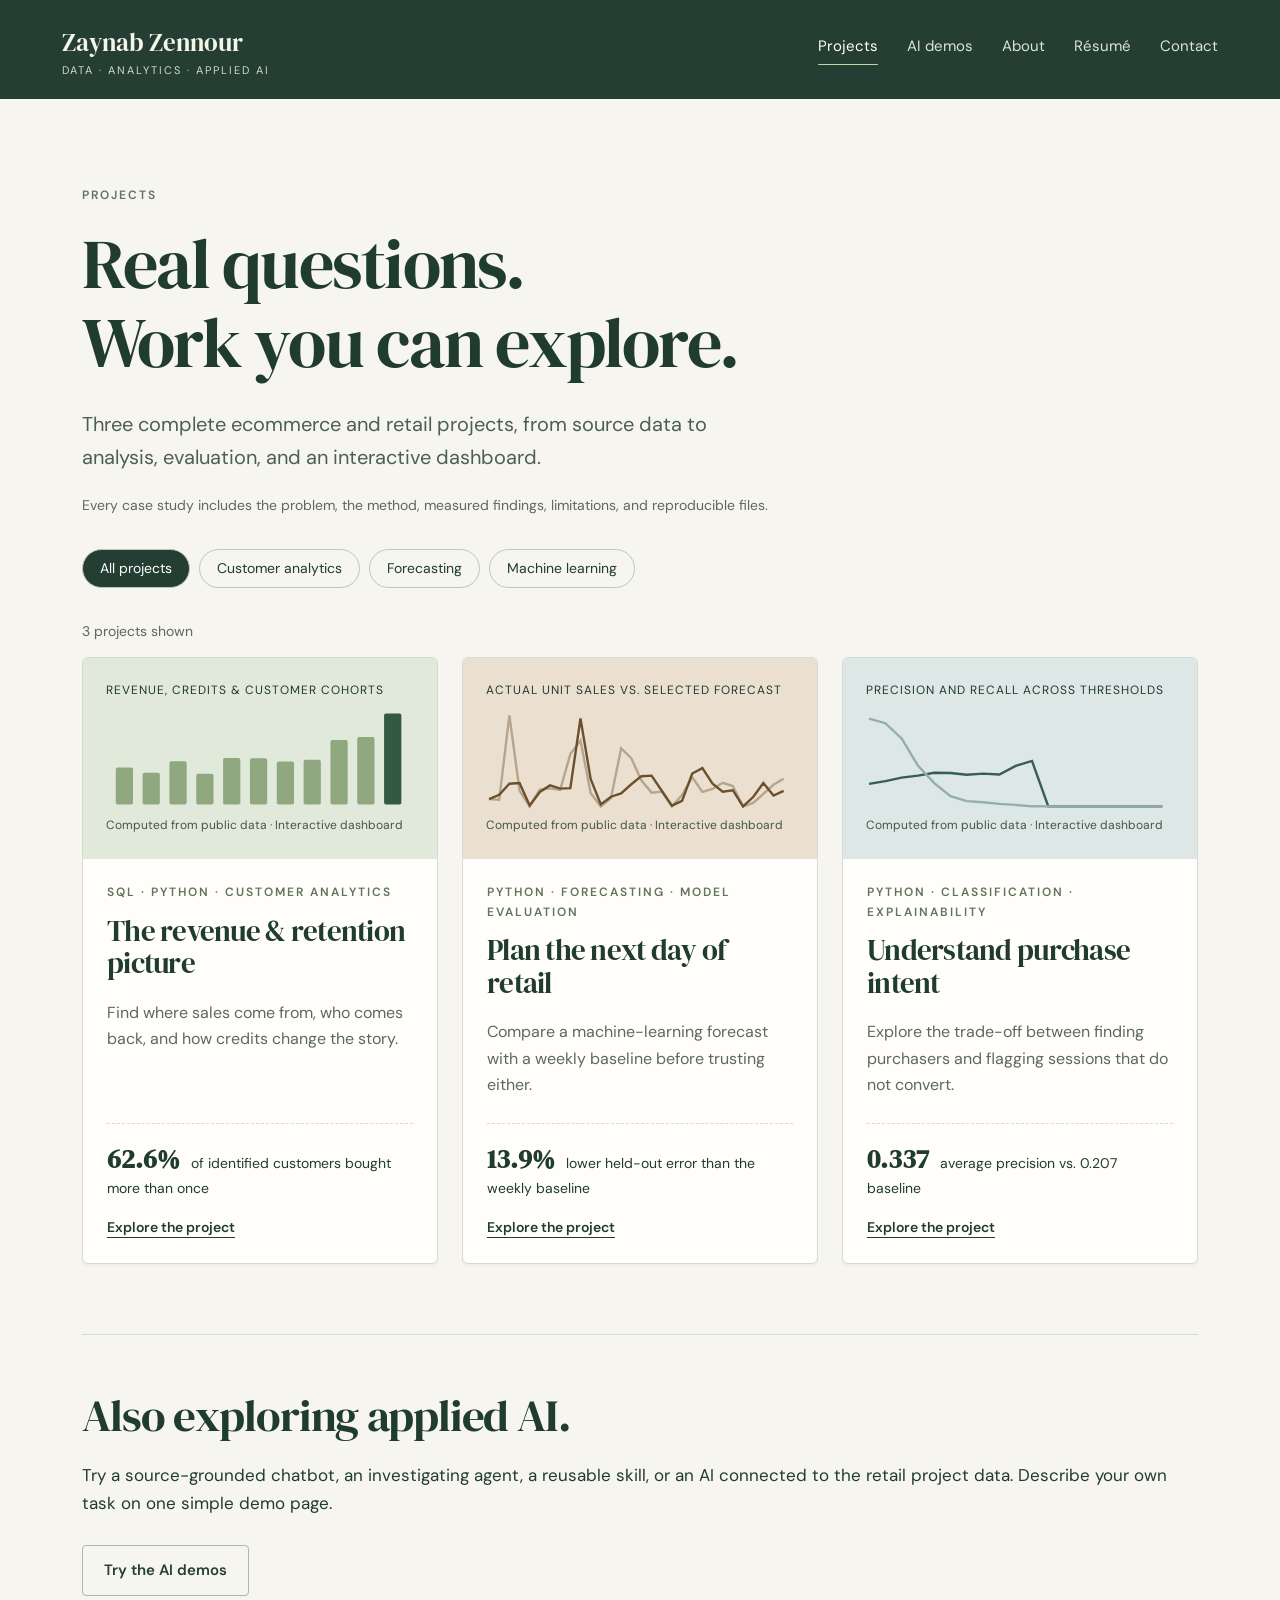
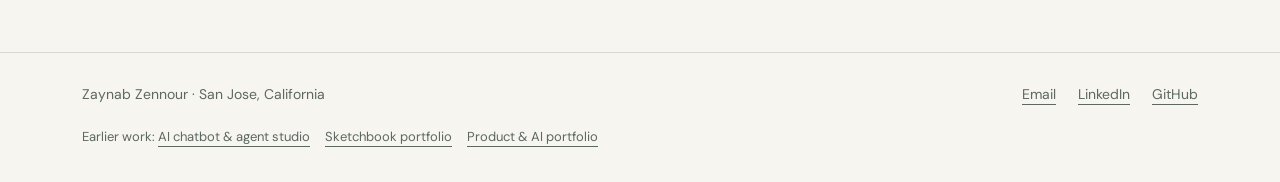
<file: projects.html>
<!doctype html><html lang="en"><head><meta charset="utf-8"><meta name="viewport" content="width=device-width, initial-scale=1"><meta name="theme-color" content="#243e33"><meta name="description" content="Zaynab Zennour builds data products for retail, ecommerce and operations. Explore reproducible analytics and machine-learning projects with interactive dashboards."><meta property="og:title" content="Projects · Zaynab Zennour"><meta property="og:description" content="Clear questions. Working projects. Evidence you can explore."><title>Projects · Zaynab Zennour</title><link rel="icon" href="favicon.svg"><link rel="stylesheet" href="style.css"><link rel="canonical" href="https://hellozaynabz-art.github.io/commerce-data-portfolio/projects.html"></head><body><a class="skip" href="#main">Skip to content</a><header class="site-head"><div class="nav-wrap"><a class="brand" href="index.html">Zaynab Zennour<small>DATA · ANALYTICS · APPLIED AI</small></a><nav aria-label="Main navigation"><a href="projects.html" aria-current="page">Projects</a><a href="ai-demos.html">AI demos</a><a href="about.html">About</a><a href="resume.pdf">Résumé</a><a href="contact.html">Contact</a></nav></div></header><main id="main" class="wrap"><section class="hero"><span class="eyebrow">Projects</span><h1>Real questions.<br>Work you can explore.</h1><p class="lead">Three complete ecommerce and retail projects, from source data to analysis, evaluation, and an interactive dashboard.</p><p class="subtle">Every case study includes the problem, the method, measured findings, limitations, and reproducible files.</p><div class="filters" role="group" aria-label="Filter projects"><button data-filter="all" aria-pressed="true">All projects</button><button data-filter="analytics" aria-pressed="false">Customer analytics</button><button data-filter="forecasting" aria-pressed="false">Forecasting</button><button data-filter="machine-learning" aria-pressed="false">Machine learning</button></div><p id="filter-count" class="subtle" role="status">3 projects shown</p><div class="project-grid"><article class="project-card" data-category="analytics"><a href="revenue-retention.html"><div class="preview "><div class="top">Revenue, credits & customer cohorts</div><svg viewBox="0 0 315 120" role="img" aria-label="Monthly net sales, January to November 2011"><rect x="7" y="69.51" width="18" height="38.49" rx="2" fill="#8fa880"/><rect x="35" y="74.78" width="18" height="33.22" rx="2" fill="#8fa880"/><rect x="63" y="62.80" width="18" height="45.20" rx="2" fill="#8fa880"/><rect x="91" y="75.93" width="18" height="32.07" rx="2" fill="#8fa880"/><rect x="119" y="59.38" width="18" height="48.62" rx="2" fill="#8fa880"/><rect x="147" y="59.84" width="18" height="48.16" rx="2" fill="#8fa880"/><rect x="175" y="63.06" width="18" height="44.94" rx="2" fill="#8fa880"/><rect x="203" y="61.37" width="18" height="46.63" rx="2" fill="#8fa880"/><rect x="231" y="40.73" width="18" height="67.27" rx="2" fill="#8fa880"/><rect x="259" y="37.47" width="18" height="70.53" rx="2" fill="#8fa880"/><rect x="287" y="13.00" width="18" height="95.00" rx="2" fill="#335a40"/></svg><small>Computed from public data · Interactive dashboard</small></div><div class="card-copy"><span class="eyebrow">SQL · Python · Customer analytics</span><h3>The revenue & retention picture</h3><p>Find where sales come from, who comes back, and how credits change the story.</p><div class="card-stat"><strong>62.6%</strong> of identified customers bought more than once</div><span class="card-link">Explore the project</span></div></a></article><article class="project-card" data-category="forecasting"><a href="demand-planning.html"><div class="preview copper"><div class="top">Actual unit sales vs. selected forecast</div><svg viewBox="0 0 315 120" role="img" aria-label="Actual and forecast unit sales over November 2011"><polyline points="0.00,102.41 10.60,103.04 21.20,15.00 31.80,93.42 42.40,110.00 53.00,92.48 63.60,91.17 74.20,92.68 84.80,55.44 95.40,41.26 106.00,95.88 116.60,110.00 127.20,101.42 137.80,49.47 148.40,59.57 159.00,83.06 169.60,95.61 180.20,94.62 190.80,110.00 201.40,98.02 212.00,79.45 222.60,94.93 233.20,91.74 243.80,85.31 254.40,88.76 265.00,110.00 275.60,106.34 286.20,96.92 296.80,87.45 307.40,81.07" fill="none" stroke="#b6a58e" stroke-width="2.5"/><polyline points="0.00,102.34 10.60,97.82 21.20,86.36 31.80,85.55 42.40,108.92 53.00,94.97 63.60,88.09 74.20,91.46 84.80,90.86 95.40,18.25 106.00,81.30 116.60,107.93 127.20,99.88 137.80,96.36 148.40,86.88 159.00,78.45 169.60,77.86 180.20,93.63 190.80,109.25 201.40,104.21 212.00,75.70 222.60,70.10 233.20,86.27 243.80,94.56 254.40,93.10 265.00,110.00 275.60,100.22 286.20,85.57 296.80,98.69 307.40,93.78" fill="none" stroke="#6c502e" stroke-width="2.5"/></svg><small>Computed from public data · Interactive dashboard</small></div><div class="card-copy"><span class="eyebrow">Python · Forecasting · Model evaluation</span><h3>Plan the next day of retail</h3><p>Compare a machine-learning forecast with a weekly baseline before trusting either.</p><div class="card-stat"><strong>13.9%</strong> lower held-out error than the weekly baseline</div><span class="card-link">Explore the project</span></div></a></article><article class="project-card" data-category="machine-learning"><a href="conversion-intelligence.html"><div class="preview blue"><div class="top">Precision and recall across thresholds</div><svg viewBox="0 0 315 120" role="img" aria-label="Precision and recall across decision thresholds"><polyline points="0.00,86.55 17.00,83.63 34.00,79.90 51.00,77.84 68.00,74.85 85.00,75.13 102.00,76.98 119.00,75.74 136.00,76.69 153.00,67.78 170.00,62.50 187.00,110.00 204.00,110.00 221.00,110.00 238.00,110.00 255.00,110.00 272.00,110.00 289.00,110.00 306.00,110.00" fill="none" stroke="#385c59" stroke-width="2.5"/><polyline points="0.00,18.31 17.00,23.18 34.00,39.04 51.00,67.46 68.00,85.76 85.00,99.39 102.00,104.45 119.00,105.72 136.00,107.37 153.00,108.44 170.00,109.90 187.00,110.00 204.00,110.00 221.00,110.00 238.00,110.00 255.00,110.00 272.00,110.00 289.00,110.00 306.00,110.00" fill="none" stroke="#94aeaa" stroke-width="2.5"/></svg><small>Computed from public data · Interactive dashboard</small></div><div class="card-copy"><span class="eyebrow">Python · Classification · Explainability</span><h3>Understand purchase intent</h3><p>Explore the trade-off between finding purchasers and flagging sessions that do not convert.</p><div class="card-stat"><strong>0.337</strong> average precision vs. 0.207 baseline</div><span class="card-link">Explore the project</span></div></a></article></div></section><section class="section"><h2>Also exploring applied AI.</h2><p>Try a source-grounded chatbot, an investigating agent, a reusable skill, or an AI connected to the retail project data. Describe your own task on one simple demo page.</p><div class="actions"><a class="button secondary" href="ai-demos.html">Try the AI demos</a></div></section></main><footer class="footer"><div class="wrap"><div class="footer-row"><span>Zaynab Zennour · San Jose, California</span><div class="footer-links"><a href="mailto:hello.zaynabz@gmail.com">Email</a><a href="https://www.linkedin.com/in/zaynab-zennour/">LinkedIn</a><a href="https://github.com/hellozaynabz-art/commerce-data-portfolio">GitHub</a></div></div><div class="previous">Earlier work: <a href="https://hellozaynabz-art.github.io/analytics-portfolio/ai-products.html">AI chatbot &amp; agent studio</a><a href="https://hellozaynabz-art.github.io/Profile_resume/">Sketchbook portfolio</a><a href="https://hellozaynabz-art.github.io/product-ai-portfolio/">Product &amp; AI portfolio</a></div></div></footer><script src="app.js" defer></script></body></html>
</file>
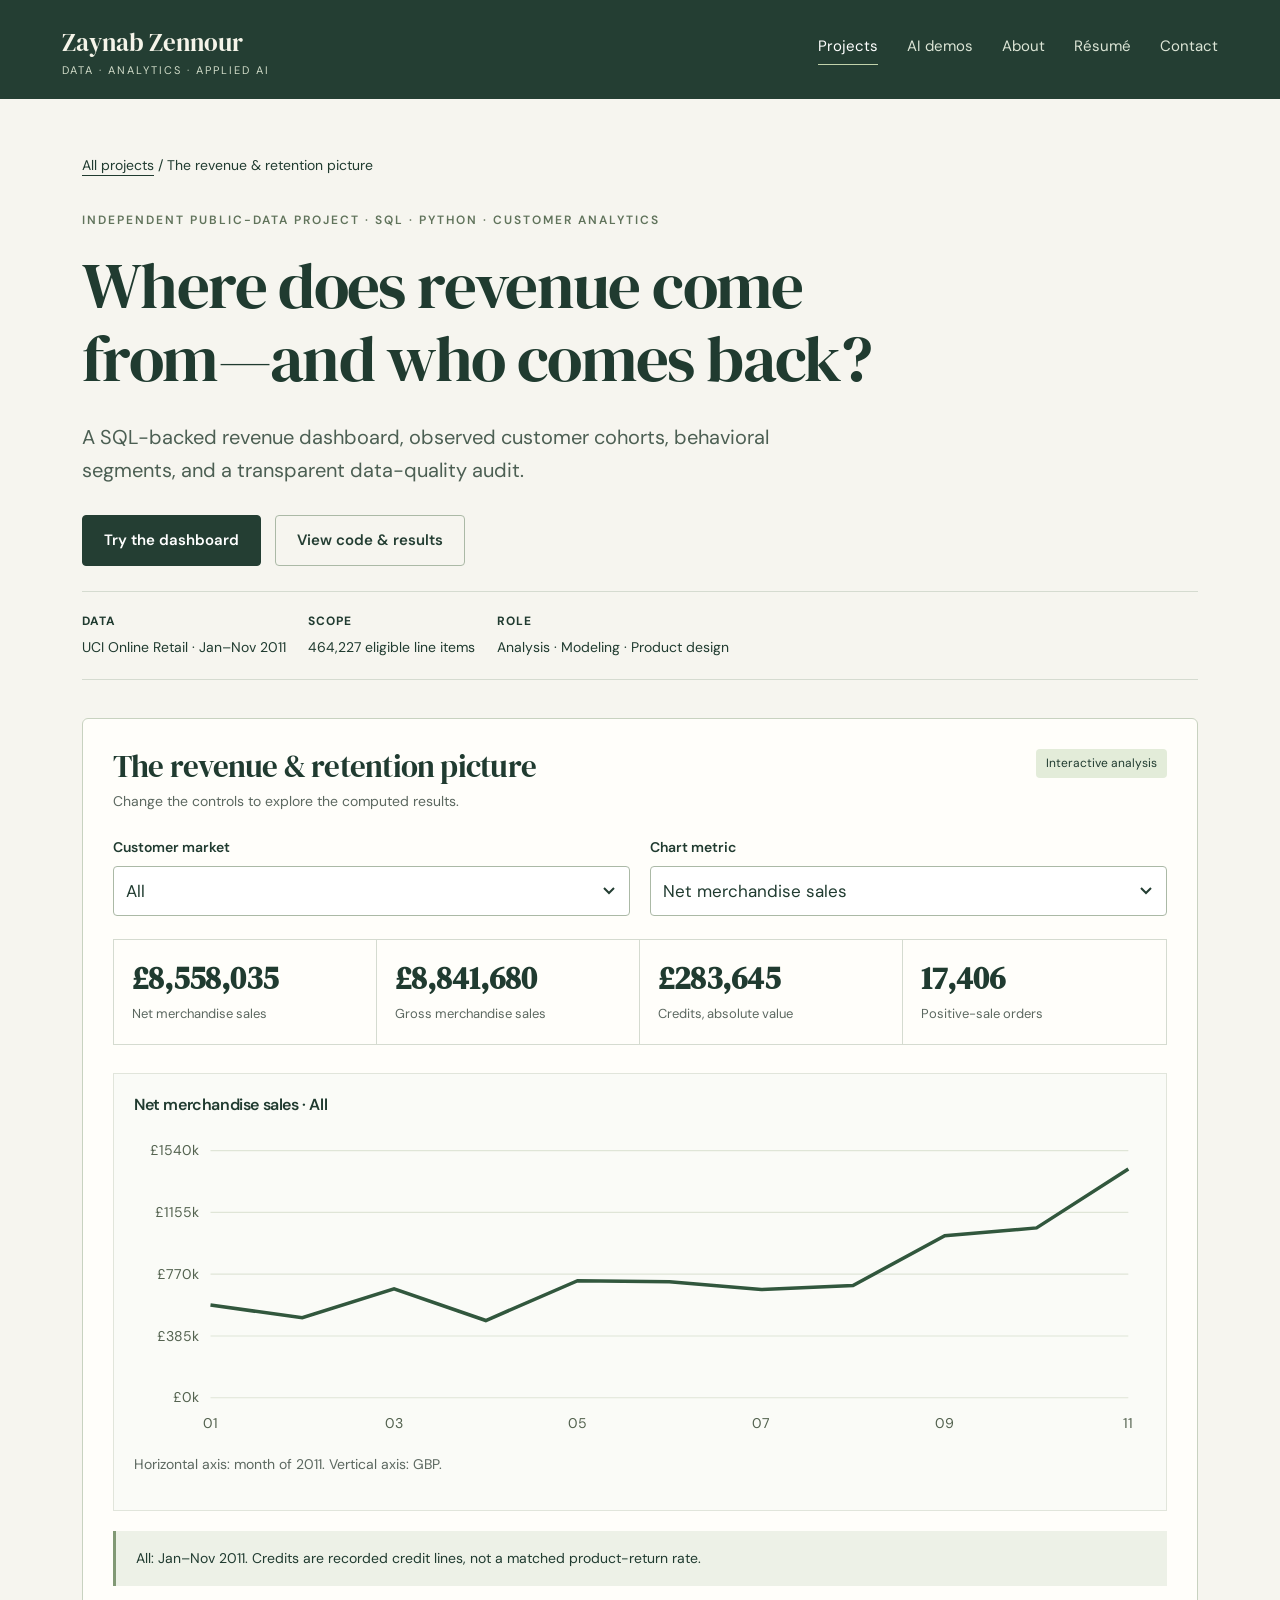
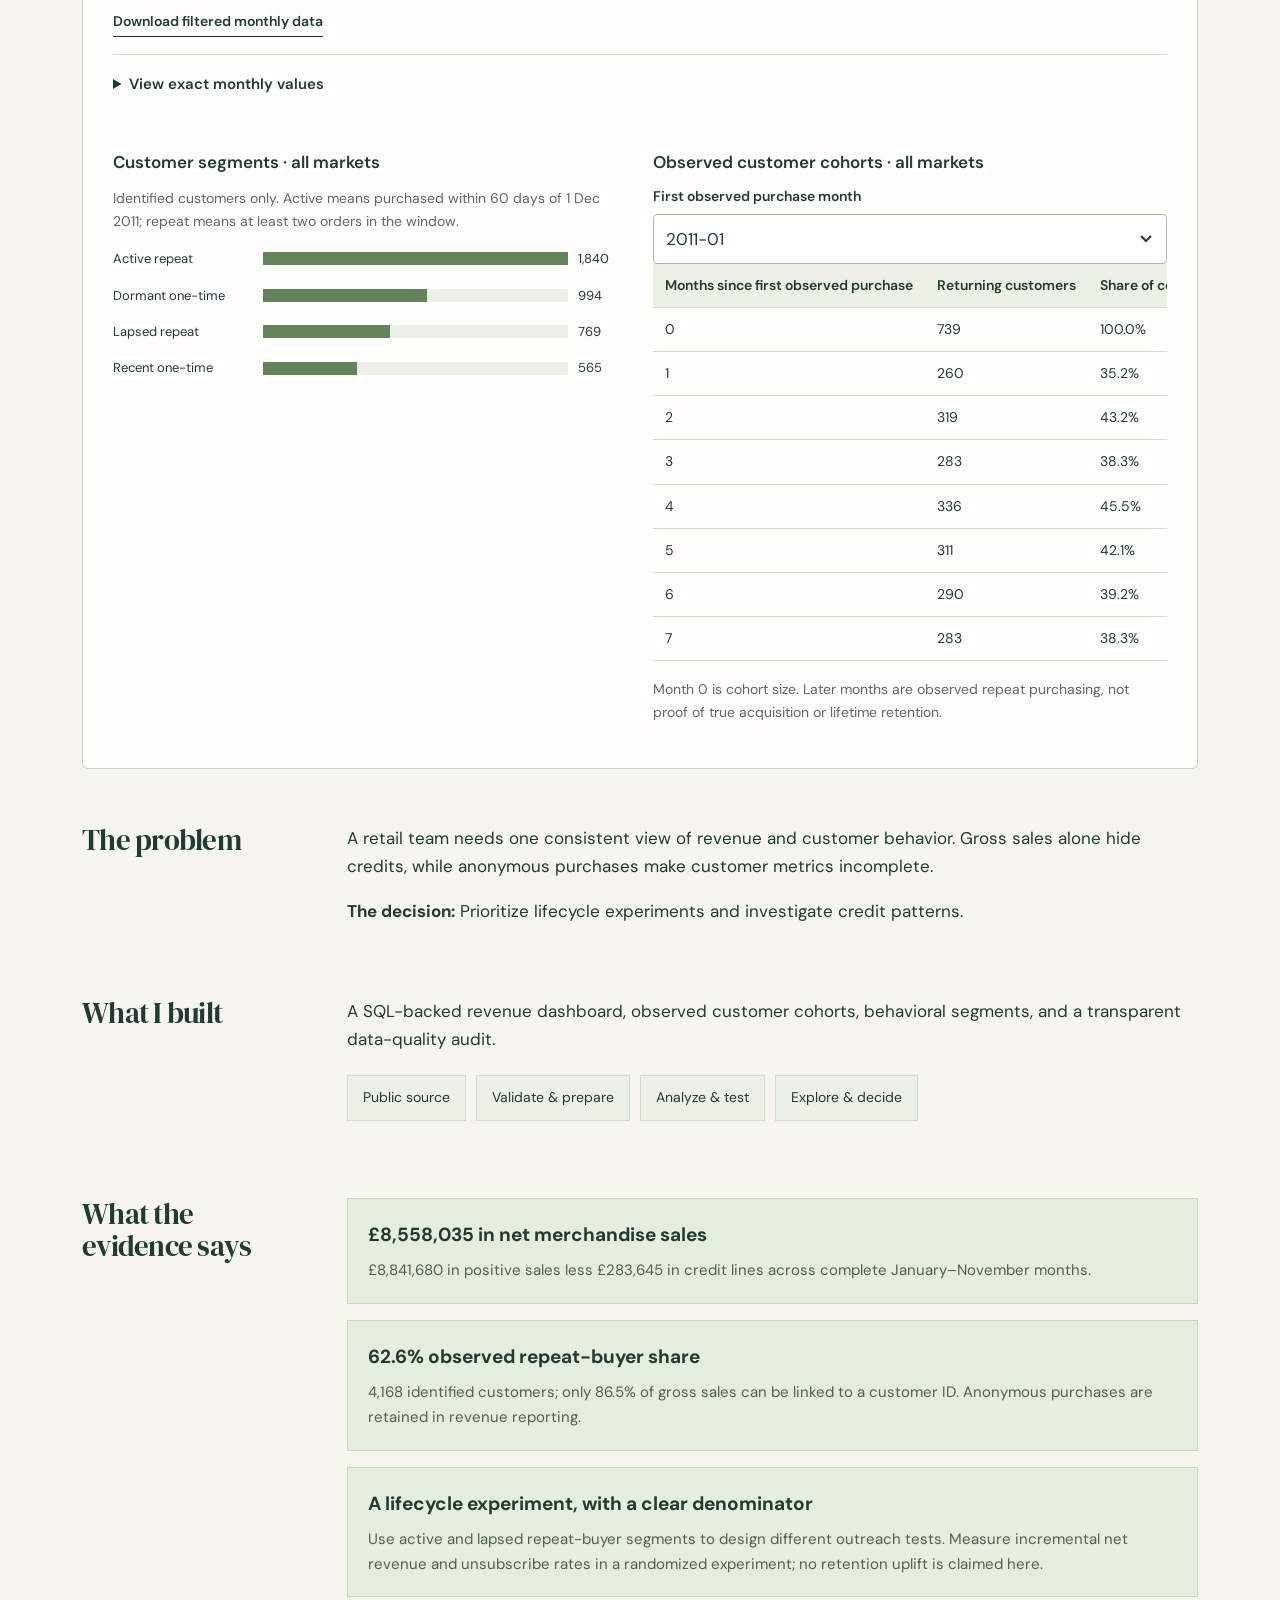
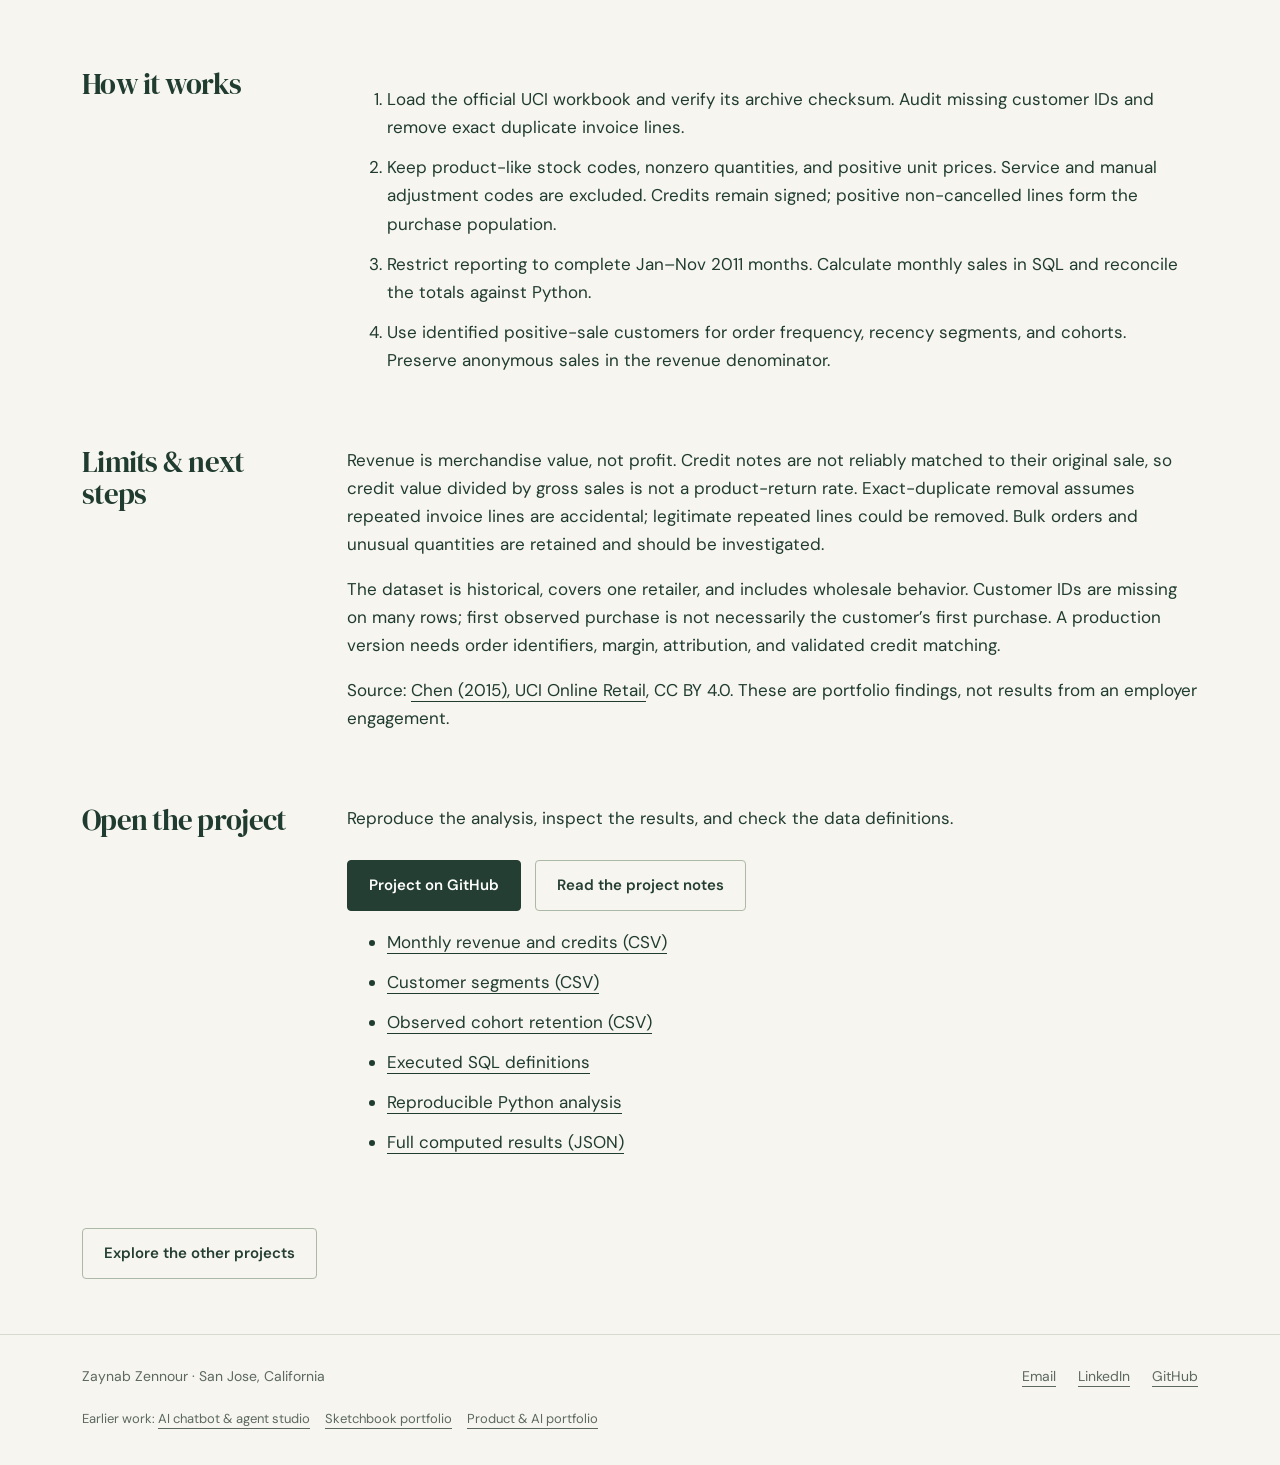
<file: revenue-retention.html>
<!doctype html><html lang="en"><head><meta charset="utf-8"><meta name="viewport" content="width=device-width, initial-scale=1"><meta name="theme-color" content="#243e33"><meta name="description" content="Zaynab Zennour builds data products for retail, ecommerce and operations. Explore reproducible analytics and machine-learning projects with interactive dashboards."><meta property="og:title" content="The revenue &amp; retention picture · Zaynab Zennour"><meta property="og:description" content="Clear questions. Working projects. Evidence you can explore."><title>The revenue &amp; retention picture · Zaynab Zennour</title><link rel="icon" href="favicon.svg"><link rel="stylesheet" href="style.css"><link rel="canonical" href="https://hellozaynabz-art.github.io/commerce-data-portfolio/revenue-retention.html"></head><body data-project="revenue-retention"><a class="skip" href="#main">Skip to content</a><header class="site-head"><div class="nav-wrap"><a class="brand" href="index.html">Zaynab Zennour<small>DATA · ANALYTICS · APPLIED AI</small></a><nav aria-label="Main navigation"><a href="projects.html" aria-current="page">Projects</a><a href="ai-demos.html">AI demos</a><a href="about.html">About</a><a href="resume.pdf">Résumé</a><a href="contact.html">Contact</a></nav></div></header><main id="main" class="wrap"><section class="case-hero"><div class="crumb"><a href="projects.html">All projects</a> / The revenue & retention picture</div><span class="eyebrow">Independent public-data project · SQL · Python · Customer analytics</span><h1>Where does revenue come from—and who comes back?</h1><p class="lead">A SQL-backed revenue dashboard, observed customer cohorts, behavioral segments, and a transparent data-quality audit.</p><div class="actions"><a class="button" href="#dashboard">Try the dashboard</a><a class="button secondary" href="https://github.com/hellozaynabz-art/commerce-data-portfolio/tree/main/revenue-retention">View code &amp; results</a></div><div class="case-facts"><div><strong>Data</strong>UCI Online Retail · Jan–Nov 2011</div><div><strong>Scope</strong>464,227 eligible line items</div><div><strong>Role</strong>Analysis · Modeling · Product design</div></div></section><section class="dashboard" id="dashboard"><div class="dash-title"><div><h2>The revenue & retention picture</h2><p>Change the controls to explore the computed results.</p></div><span class="live-badge">Interactive analysis</span></div><div id="interactive"><div class="controls"><div class="field"><label for="region">Customer market</label><select id="region"><option>All</option><option>United Kingdom</option><option>International</option></select></div><div class="field"><label for="metric">Chart metric</label><select id="metric"><option value="net_sales">Net merchandise sales</option><option value="gross_sales">Gross merchandise sales</option><option value="credit_value">Credits</option></select></div></div><div class="kpis" id="kpis" aria-live="polite"></div><div class="chart-panel"><h3 id="chart-title">Monthly sales</h3><div id="chart"></div><p class="subtle">Horizontal axis: month of 2011. Vertical axis: GBP.</p></div><p class="note" id="region-note"></p><button class="download" id="download-data">Download filtered monthly data</button><details><summary>View exact monthly values</summary><div id="data-table"></div></details><div class="dash-bottom"><section><h3 class="small-heading">Customer segments · all markets</h3><p class="subtle">Identified customers only. Active means purchased within 60 days of 1 Dec 2011; repeat means at least two orders in the window.</p><div id="segments"></div></section><section><h3 class="small-heading">Observed customer cohorts · all markets</h3><div class="field"><label for="cohort">First observed purchase month</label><select id="cohort"></select></div><div id="cohort-results"></div><p class="subtle">Month 0 is cohort size. Later months are observed repeat purchasing, not proof of true acquisition or lifetime retention.</p></section></div></div><noscript><p>Enable JavaScript to use the dashboard, or download the CSV files below.</p></noscript></section><section class="case-body"><h2>The problem</h2><div><p>A retail team needs one consistent view of revenue and customer behavior. Gross sales alone hide credits, while anonymous purchases make customer metrics incomplete.</p><p><strong>The decision:</strong> Prioritize lifecycle experiments and investigate credit patterns.</p></div></section><section class="case-body"><h2>What I built</h2><div><p>A SQL-backed revenue dashboard, observed customer cohorts, behavioral segments, and a transparent data-quality audit.</p><div class="flow"><span>Public source</span><span>Validate &amp; prepare</span><span>Analyze &amp; test</span><span>Explore &amp; decide</span></div></div></section><section class="case-body"><h2>What the evidence says</h2><div><div class="finding"><strong>£8,558,035 in net merchandise sales</strong><p>£8,841,680 in positive sales less £283,645 in credit lines across complete January–November months.</p></div><div class="finding"><strong>62.6% observed repeat-buyer share</strong><p>4,168 identified customers; only 86.5% of gross sales can be linked to a customer ID. Anonymous purchases are retained in revenue reporting.</p></div><div class="finding"><strong>A lifecycle experiment, with a clear denominator</strong><p>Use active and lapsed repeat-buyer segments to design different outreach tests. Measure incremental net revenue and unsubscribe rates in a randomized experiment; no retention uplift is claimed here.</p></div></div></section><section class="case-body"><h2>How it works</h2><div><ol><li>Load the official UCI workbook and verify its archive checksum. Audit missing customer IDs and remove exact duplicate invoice lines.</li><li>Keep product-like stock codes, nonzero quantities, and positive unit prices. Service and manual adjustment codes are excluded. Credits remain signed; positive non-cancelled lines form the purchase population.</li><li>Restrict reporting to complete Jan–Nov 2011 months. Calculate monthly sales in SQL and reconcile the totals against Python.</li><li>Use identified positive-sale customers for order frequency, recency segments, and cohorts. Preserve anonymous sales in the revenue denominator.</li></ol></div></section><section class="case-body"><h2>Limits &amp; next steps</h2><div><p>Revenue is merchandise value, not profit. Credit notes are not reliably matched to their original sale, so credit value divided by gross sales is not a product-return rate. Exact-duplicate removal assumes repeated invoice lines are accidental; legitimate repeated lines could be removed. Bulk orders and unusual quantities are retained and should be investigated.</p><p>The dataset is historical, covers one retailer, and includes wholesale behavior. Customer IDs are missing on many rows; first observed purchase is not necessarily the customer’s first purchase. A production version needs order identifiers, margin, attribution, and validated credit matching.</p><p>Source: <a href="https://doi.org/10.24432/C5BW33">Chen (2015), UCI Online Retail</a>, CC BY 4.0. These are portfolio findings, not results from an employer engagement.</p></div></section><section class="case-body"><h2>Open the project</h2><div><p>Reproduce the analysis, inspect the results, and check the data definitions.</p><div class="actions"><a class="button" href="https://github.com/hellozaynabz-art/commerce-data-portfolio/tree/main/revenue-retention">Project on GitHub</a><a class="button secondary" href="revenue-retention/README.md">Read the project notes</a></div><ul><li><a href="revenue-retention/monthly-revenue.csv" download>Monthly revenue and credits (CSV)</a></li><li><a href="revenue-retention/customer-segments.csv" download>Customer segments (CSV)</a></li><li><a href="revenue-retention/cohort-retention.csv" download>Observed cohort retention (CSV)</a></li><li><a href="revenue-retention/metrics.sql" download>Executed SQL definitions</a></li><li><a href="revenue-retention/analysis.py" download>Reproducible Python analysis</a></li><li><a href="revenue-retention/results.json" download>Full computed results (JSON)</a></li></ul></div></section><div class="actions" style="margin-bottom:55px"><a class="button secondary" href="projects.html">Explore the other projects</a></div></main><footer class="footer"><div class="wrap"><div class="footer-row"><span>Zaynab Zennour · San Jose, California</span><div class="footer-links"><a href="mailto:hello.zaynabz@gmail.com">Email</a><a href="https://www.linkedin.com/in/zaynab-zennour/">LinkedIn</a><a href="https://github.com/hellozaynabz-art/commerce-data-portfolio">GitHub</a></div></div><div class="previous">Earlier work: <a href="https://hellozaynabz-art.github.io/analytics-portfolio/ai-products.html">AI chatbot &amp; agent studio</a><a href="https://hellozaynabz-art.github.io/Profile_resume/">Sketchbook portfolio</a><a href="https://hellozaynabz-art.github.io/product-ai-portfolio/">Product &amp; AI portfolio</a></div></div></footer><script src="app.js" defer></script></body></html>
</file>
<file: style.css>
@import url('https://fonts.googleapis.com/css2?family=DM+Sans:wght@400;500;600;700&family=DM+Serif+Display&display=swap');
:root{--forest:#243e33;--ink:#203b30;--paper:#f6f5ef;--white:#fffefa;--muted:#5c6860;--line:#d5dbd0;--sage:#dce7d7;--accent:#ab6b39;--serif:'DM Serif Display',Georgia,serif;--sans:'DM Sans',Arial,sans-serif}*{box-sizing:border-box}html{scroll-behavior:smooth}body{margin:0;background:var(--paper);color:var(--ink);font-family:var(--sans);font-size:17px;line-height:1.65}a{color:inherit;text-underline-offset:5px}button,input,select{font:inherit}button,a,select,input{touch-action:manipulation}a:focus-visible,button:focus-visible,select:focus-visible,input:focus-visible,summary:focus-visible{outline:3px solid #a9602c;outline-offset:5px}button{cursor:pointer}.skip{position:absolute;top:-100px;left:16px;background:white;padding:10px;z-index:10}.skip:focus{top:8px}.site-head{background:var(--forest);color:#f5f4e9}.nav-wrap{max-width:1220px;margin:auto;display:flex;align-items:center;justify-content:space-between;padding:22px 32px;gap:20px}.brand{text-decoration:none;font-family:var(--serif);font-size:25px;white-space:nowrap}.brand small{font:11px var(--sans);letter-spacing:2px;display:block;color:#d0dbc8}.nav-wrap nav{display:flex;gap:29px;align-items:center;font-size:15px}.nav-wrap nav a{text-decoration:none;color:#dce5d6;padding-bottom:5px;border-bottom:1px solid transparent}.nav-wrap nav a:hover,.nav-wrap nav a[aria-current=page]{color:white;border-color:#c2d2ab}.wrap{max-width:1180px;margin:auto;padding:0 32px}h1,h2,h3{font-family:var(--serif);font-weight:400;line-height:1.12;letter-spacing:-.025em}h1{font-size:clamp(42px,5.5vw,72px);margin:18px 0 25px;max-width:900px}h2{font-size:clamp(31px,3.5vw,46px);margin:0 0 20px}h3{font-size:27px;margin:12px 0}.eyebrow{font-size:12px;font-weight:600;letter-spacing:2px;text-transform:uppercase;color:#60735b}.hero{padding:80px 0 70px}.hero-grid{display:grid;grid-template-columns:1.25fr 1fr;align-items:center;gap:65px}.lead{font-size:20px;color:#4c5f53;max-width:760px;line-height:1.65}.hero .lead{max-width:630px}.actions{display:flex;gap:14px;align-items:center;flex-wrap:wrap;margin:28px 0 0}.button{display:inline-flex;align-items:center;justify-content:center;padding:12px 21px;border:1px solid var(--forest);border-radius:4px;background:var(--forest);color:white;text-decoration:none;font-size:15px;font-weight:600;min-height:48px}.button:hover{background:#385947}.button.secondary{background:transparent;color:var(--forest);border-color:#abb9a6}.button.secondary:hover{background:#e4eadf}.subtle{color:var(--muted);font-size:14px}.hero-art{background:#e3eadc;padding:24px;border:1px solid #ccd7c6;border-radius:7px;transform:rotate(1deg)}.art-label{display:flex;justify-content:space-between;gap:20px;font-size:12px;letter-spacing:1px;text-transform:uppercase}.hero-art .mini-title{font-family:var(--serif);font-size:27px;margin:18px 0 12px}.hero-art .mini-grid{display:grid;grid-template-columns:1fr 1fr;gap:12px}.mini-tile{padding:16px;background:var(--white);border:1px solid var(--line)}.mini-tile strong{font-family:var(--serif);font-size:26px;display:block}.mini-tile span{font-size:12px;color:var(--muted)}.hero-art svg{display:block;width:100%;height:130px;margin:20px 0}.art-foot{font-size:13px;border-top:1px solid #bdcbb7;padding-top:15px}.section{padding:56px 0;border-top:1px solid var(--line)}.section-top{display:flex;align-items:end;justify-content:space-between;gap:25px;margin-bottom:28px}.section-top h2{margin-bottom:8px}.section-top p{margin:0;max-width:700px;color:var(--muted)}.project-grid{display:grid;grid-template-columns:repeat(3,1fr);gap:24px}.project-card{border:1px solid var(--line);background:var(--white);border-radius:6px;overflow:hidden;box-shadow:0 3px 0 #233e3307;display:flex;flex-direction:column}.project-card[hidden]{display:none}.project-card:hover{border-color:#8c9f80}.project-card>a{text-decoration:none;display:flex;flex-direction:column;height:100%}.preview{background:#e1e9da;padding:23px;min-height:200px;display:flex;flex-direction:column;justify-content:space-between}.preview.copper{background:#ebdfcf}.preview.blue{background:#dce7e6}.preview .top{font-size:12px;letter-spacing:1px;text-transform:uppercase}.preview svg{width:100%;height:115px;display:block}.preview small{font-size:12px;color:#425748}.card-copy{padding:24px;display:flex;flex-direction:column;flex:1}.card-copy h3{font-size:29px}.card-copy p{font-size:16px;color:var(--muted);margin:8px 0 24px}.card-stat{border-top:1px dashed var(--line);padding-top:17px;margin-top:auto;font-size:14px;line-height:1.45}.card-stat strong{font-size:26px;font-family:var(--serif);margin-right:7px}.card-link{margin-top:17px;font-size:14px;font-weight:600;text-decoration:underline}.filters{display:flex;gap:9px;flex-wrap:wrap;margin:32px 0}.filters button{border-radius:30px;padding:7px 17px;border:1px solid #bdc9b8;background:transparent;color:var(--ink);font-size:14px}.filters button[aria-pressed=true]{background:var(--forest);color:white}.split{display:grid;grid-template-columns:1fr 1fr;gap:65px}.split p{color:#4c5f53}.principles{padding:0;list-style:none;margin:0}.principles li{border-bottom:1px solid var(--line);padding:18px 0}.principles strong{display:block;margin-bottom:5px}.principles span{color:var(--muted);font-size:16px}.contact-band{background:var(--forest);color:var(--paper);padding:44px;border-radius:6px;display:flex;align-items:center;justify-content:space-between;gap:25px;margin:25px 0 70px}.contact-band h2{font-size:37px;margin:0 0 10px}.contact-band p{margin:0;color:#d4dfce}.contact-band .button{background:var(--paper);color:var(--forest);white-space:nowrap}.footer{border-top:1px solid var(--line);font-size:14px;padding:30px 0 35px;color:var(--muted)}.footer-row{display:flex;justify-content:space-between;gap:20px;flex-wrap:wrap}.footer-links{display:flex;gap:22px;flex-wrap:wrap}.previous{margin-top:20px;font-size:13px}.previous a{margin-right:15px}.about-grid{display:grid;grid-template-columns:270px 1fr;gap:70px}.identity{background:#dce5d4;border:1px solid #bdcbb5;aspect-ratio:4/5;display:flex;flex-direction:column;justify-content:space-between;padding:25px}.identity .monogram{font-family:var(--serif);font-size:110px;letter-spacing:-8px}.identity span{font-size:13px;letter-spacing:2px;text-transform:uppercase}.identity strong{font-size:20px;font-weight:500}.about-note{font-size:14px;color:var(--muted);margin-top:20px}.timeline{list-style:none;padding:0;margin:30px 0}.timeline li{display:grid;grid-template-columns:190px 1fr;gap:35px;border-top:1px solid var(--line);padding:27px 0}.timeline time{font-size:14px;color:var(--muted)}.timeline h3{margin:0 0 8px}.timeline p{margin:5px 0}.tags{display:flex;gap:8px;flex-wrap:wrap;margin-top:18px}.tag{border:1px solid var(--line);border-radius:4px;padding:4px 10px;font-size:13px}.crumb{font-size:14px;margin-bottom:27px}.case-hero{padding:55px 0 38px}.case-hero h1{font-size:clamp(40px,5.5vw,65px);max-width:850px}.case-facts{display:flex;gap:22px;flex-wrap:wrap;margin-top:25px;padding:20px 0;border-top:1px solid var(--line);border-bottom:1px solid var(--line);font-size:14px}.case-facts strong{display:block;font-size:12px;text-transform:uppercase;letter-spacing:1px;margin-bottom:4px}.dashboard{background:var(--white);border:1px solid #c8d2c0;border-radius:6px;padding:30px;margin-bottom:55px}.dash-title{display:flex;justify-content:space-between;align-items:start;gap:20px}.dash-title h2{font-size:31px;margin-bottom:7px}.dash-title p{font-size:14px;color:var(--muted);margin:0}.live-badge{font-size:12px;background:#e3ecd9;padding:5px 10px;border-radius:4px;white-space:nowrap}.controls{display:flex;gap:20px;flex-wrap:wrap;margin:23px 0}.field{display:flex;flex-direction:column;gap:6px;min-width:180px;flex:1}.field label{font-size:14px;font-weight:600}.field select,.field input{width:100%;border:1px solid #abb9a6;background:white;border-radius:4px;padding:10px 12px;color:var(--ink);min-height:45px}.field select{appearance:none;padding-right:40px;background-image:url("data:image/svg+xml,%3Csvg width='12' height='8' xmlns='http://www.w3.org/2000/svg'%3E%3Cpath d='m1 1 5 5 5-5' fill='none' stroke='%23243e33' stroke-width='2'/%3E%3C/svg%3E");background-repeat:no-repeat;background-position:right 14px center}.kpis{display:grid;grid-template-columns:repeat(4,1fr);border:1px solid var(--line);margin:22px 0 28px}.kpi{padding:18px;border-right:1px solid var(--line)}.kpi:last-child{border:0}.kpi strong{display:block;font-family:var(--serif);font-size:31px;line-height:1.3}.kpi span{font-size:13px;color:var(--muted)}.chart-panel{border:1px solid #e1e5db;padding:20px;background:#fafbf7}.chart-panel h3{font:600 16px var(--sans);margin:0 0 18px}.chart{width:100%;height:auto;display:block}.chart text{font-family:var(--sans);fill:#53624f;font-size:12px}.legend{display:flex;gap:20px;flex-wrap:wrap;font-size:13px;margin-top:12px}.legend span:before{content:'';display:inline-block;width:15px;height:3px;background:var(--forest);margin-right:7px;vertical-align:middle}.legend .baseline:before{background:#aa774b}.legend .actual:before{background:#a2b68a}.note{padding:16px 20px;background:#edf1e7;border-left:3px solid #819975;font-size:14px;margin:20px 0}.small-heading{font:600 17px var(--sans);letter-spacing:0}.dash-bottom{display:grid;grid-template-columns:1fr 1fr;gap:25px;margin-top:25px}.bar-row{display:grid;grid-template-columns:140px 1fr 50px;align-items:center;gap:10px;font-size:13px;margin:15px 0}.bar-track{background:#edf1e7;height:13px}.bar-fill{height:100%;background:#63835b}.table-scroll{overflow:auto;max-height:400px}table{border-collapse:collapse;width:100%;font-size:14px}th,td{text-align:left;padding:10px 12px;border-bottom:1px solid var(--line);white-space:nowrap}th{background:#ecf1e6;font-weight:600;position:sticky;top:0}caption{text-align:left;font-size:14px;padding:10px 0;color:var(--muted)}details{border-top:1px solid var(--line);padding:17px 0;margin-top:17px}summary{cursor:pointer;font-size:15px;font-weight:600}.case-body{display:grid;grid-template-columns:220px 1fr;gap:45px;margin:20px 0 55px}.case-body h2{font-size:29px}.case-body p{margin-top:0}.case-body li{margin-bottom:12px}.finding{padding:20px;background:#e5eddf;border:1px solid #cad6c0;margin-bottom:16px}.finding strong{display:block;font-size:19px}.finding p{font-size:15px;color:#4e624e;margin:8px 0 0}.flow{display:flex;flex-wrap:wrap;gap:10px;margin:22px 0}.flow span{background:#edf0e7;border:1px solid var(--line);padding:10px 15px;font-size:14px}.threshold-input{accent-color:var(--forest)}.matrix{display:grid;grid-template-columns:1fr 1fr;gap:10px;margin:18px 0}.matrix div{padding:14px;background:#e4eddb}.matrix div:nth-child(2),.matrix div:nth-child(3){background:#f1e8dc}.matrix strong{display:block;font-family:var(--serif);font-size:29px}.matrix span{font-size:13px}.error{background:#fff1e6;padding:24px;border:1px solid #b78963}.download{font-size:14px;font-weight:600;border:0;border-bottom:1px solid var(--forest);background:transparent;padding:3px 0;color:var(--ink)}.contact-page{max-width:760px;min-height:65vh}.contact-links{list-style:none;padding:0}.contact-links li{padding:20px 0;border-top:1px solid var(--line)}.contact-links span{display:block;font-size:13px;color:var(--muted)}@media(min-width:1100px){.hero-grid h1{font-size:68px}}@media(max-width:900px){.hero-grid{grid-template-columns:1fr;gap:35px}.hero-art{max-width:620px;transform:none}.project-grid{grid-template-columns:1fr 1fr}.project-card:last-child{grid-column:1/-1;max-width:560px}.about-grid{grid-template-columns:190px 1fr;gap:35px}.identity .monogram{font-size:80px}.split{gap:30px}.case-body{grid-template-columns:1fr;gap:5px}.kpi strong{font-size:26px}}@media(max-width:600px){body{font-size:16px}.wrap{padding:0 22px}.nav-wrap{padding:18px 22px;align-items:flex-start;flex-direction:column;gap:17px}.nav-wrap nav{gap:23px;font-size:14px}.brand{font-size:23px}.brand small{display:inline;margin-left:10px;font-size:9px}.hero{padding:45px 0}.hero h1{font-size:45px}.lead{font-size:18px}.hero-art{padding:18px}.project-grid,.split,.about-grid,.dash-bottom{grid-template-columns:1fr}.project-card:last-child{max-width:none}.section{padding:38px 0}.section-top{align-items:start;flex-direction:column;gap:10px}.contact-band{padding:27px;align-items:start;flex-direction:column;margin-bottom:45px}.contact-band h2{font-size:30px}.identity{aspect-ratio:auto;min-height:230px}.identity .monogram{font-size:90px}.timeline li{grid-template-columns:1fr;gap:10px}.dashboard{padding:18px}.dash-title{flex-direction:column;gap:10px}.kpis{grid-template-columns:1fr 1fr}.kpi{border-bottom:1px solid var(--line);padding:14px}.kpi:nth-child(2){border-right:0}.kpi:nth-child(3),.kpi:nth-child(4){border-bottom:0}.kpi strong{font-size:26px}.chart-panel{padding:12px}.case-hero{padding-top:35px}.case-hero h1{font-size:42px}.case-facts{gap:16px}.field{min-width:140px}.bar-row{grid-template-columns:110px 1fr 45px;font-size:12px}.footer-row{flex-direction:column}.flow span{font-size:13px}.case-body{margin-bottom:38px}}@media(prefers-reduced-motion:reduce){html{scroll-behavior:auto}*{transition:none!important}}

.bar-row>span{overflow-wrap:anywhere}

.dash-bottom>section,.split>div,.about-grid>div,.hero-grid>div,.project-card{min-width:0}

.nav-wrap nav{flex-wrap:wrap}@media(max-width:600px){.nav-wrap nav{gap:17px}}
</file>
<file: ai-demos.css>
.ai-intro{padding-bottom:38px}.ai-intro h1{font-size:clamp(42px,5vw,65px)}.ai-intro .lead{max-width:750px}.ai-workspace{border:1px solid #bdcbb6;border-radius:7px;background:var(--white);margin-bottom:55px;overflow:hidden}.demo-choices{display:grid;grid-template-columns:repeat(4,1fr);background:#e6ecdf;border-bottom:1px solid #bdcbb6}.demo-choices button{border:0;border-right:1px solid #c6d0bf;padding:20px 17px;text-align:left;background:transparent;color:var(--forest)}.demo-choices button:last-child{border-right:0}.demo-choices button strong{font-family:var(--serif);font-size:23px;font-weight:400;display:block}.demo-choices button span{display:block;font-size:13px;margin-top:6px;line-height:1.45}.demo-choices button[aria-pressed=true]{background:var(--forest);color:white}.demo-choices button:hover{box-shadow:inset 0 -4px #91a77e}.demo-body{display:grid;grid-template-columns:1fr 1.1fr}.demo-input{padding:30px;border-right:1px solid var(--line)}.demo-input h2{font-size:32px}.demo-input>p{font-size:15px;color:var(--muted);margin-bottom:23px}.demo-input .field{min-width:0}.task-field{margin-top:22px}.task-field textarea{resize:vertical;width:100%;min-height:150px;border:1px solid #a9b8a2;padding:13px;background:white;border-radius:4px;color:var(--ink);font:16px/1.5 var(--sans)}textarea:focus-visible{outline:3px solid #a9602c;outline-offset:3px}.clear-button{border:0;background:transparent;text-decoration:underline;color:var(--muted);font-size:14px;padding:10px}.demo-input .actions{gap:12px}.demo-input .actions button{font-size:14px}.examples{border-top:1px solid var(--line);margin-top:28px;padding-top:20px}#example-buttons{display:flex;gap:9px;flex-wrap:wrap;margin-top:12px}#example-buttons button{font:14px/1.5 var(--sans);text-align:left;padding:9px 12px;border:1px solid #ccd6c4;border-radius:4px;color:var(--ink);background:#f2f5ed}#example-buttons button:hover{background:#e4ecdc}.demo-output{min-width:0;padding:30px;background:#fbfcf8}.output-heading{display:flex;justify-content:space-between;gap:15px;padding-bottom:18px;border-bottom:1px solid var(--line);font-size:13px}.empty-result{text-align:center;padding:45px 18px;color:var(--muted)}.empty-result>span{font-size:40px;color:#9cb18d}.empty-result h3{font-size:29px;color:var(--forest)}.empty-result p{font-size:15px}.generated-answer{white-space:pre-wrap;overflow-wrap:anywhere;font-size:16px;line-height:1.65;margin:20px 0}.asked{padding:13px;background:#eaf0e2;font-size:14px;overflow-wrap:anywhere}.asked strong{display:block;font-size:12px;letter-spacing:1px;text-transform:uppercase;margin-bottom:4px}.run-label{display:inline-block;background:#e6eddf;padding:4px 10px;border-radius:4px;font-size:13px;margin-top:20px}.run-label.review{background:#f1e4d1;color:#68461e}.demo-output details{font-size:14px;padding:12px 0;margin-top:12px}.demo-output details p{white-space:pre-wrap;overflow-wrap:anywhere}.demo-output pre{white-space:pre-wrap;overflow-wrap:anywhere;max-height:350px;overflow:auto;font-size:13px;background:#edf1e7;padding:14px;border-radius:4px}.run-meta{font-size:12px;color:var(--muted);margin-top:20px;border-top:1px solid var(--line);padding-top:12px}.tool-log{padding-left:21px;font-size:14px}.tool-log li{margin:12px 0}.tool-log details{margin-top:0}#human-review{padding:19px;border:1px solid #c1a77e;background:#fbf3e5;margin-top:24px}#human-review h3{font-size:26px}#human-review p{font-size:14px}button:disabled{cursor:wait;opacity:.55}.ai-explanation{display:grid;grid-template-columns:1fr 1fr;gap:40px}.ai-explanation .note{margin:0}.ai-explanation .note p{margin:10px 0}.ai-error{border-left:3px solid #a87540;background:#f9eddf;padding:18px;margin-top:22px}#output-status{color:var(--muted)}[hidden]{display:none!important}.nav-wrap nav{flex-wrap:wrap}@media(max-width:900px){.demo-body{grid-template-columns:1fr}.demo-input{border-right:0;border-bottom:1px solid var(--line)}.demo-choices button{padding:17px 13px}.demo-choices button strong{font-size:21px}.ai-explanation{grid-template-columns:1fr;gap:20px}}@media(max-width:600px){.demo-choices{grid-template-columns:1fr 1fr}.demo-choices button{border-bottom:1px solid #c6d0bf}.demo-choices button:nth-child(2){border-right:0}.demo-choices button:nth-child(3),.demo-choices button:nth-child(4){border-bottom:0}.demo-input,.demo-output{padding:23px}.nav-wrap nav{gap:17px}.demo-input h2{font-size:29px}.empty-result{padding:28px 5px}.ai-intro{padding-top:42px}.ai-explanation h2{font-size:34px}}

.project-connections h2{font-size:clamp(32px,4vw,43px)}.connection-grid{display:grid;grid-template-columns:repeat(3,1fr);gap:20px;margin:25px 0}.connection-card{display:flex;flex-direction:column;padding:25px;border:1px solid var(--line);border-radius:5px;text-decoration:none;background:var(--white)}.connection-card:hover{border-color:var(--forest);background:#edf2e7}.connection-card h3{font-size:27px;line-height:1.2;margin:12px 0}.connection-card p{font-size:15px;color:var(--muted);margin-bottom:22px}.connection-link{margin-top:auto;text-decoration:underline;font-size:14px;font-weight:600}.demo-choices button span{font-size:14px}@media(max-width:900px){.connection-grid{grid-template-columns:1fr}.connection-card{padding:23px}}
</file>
